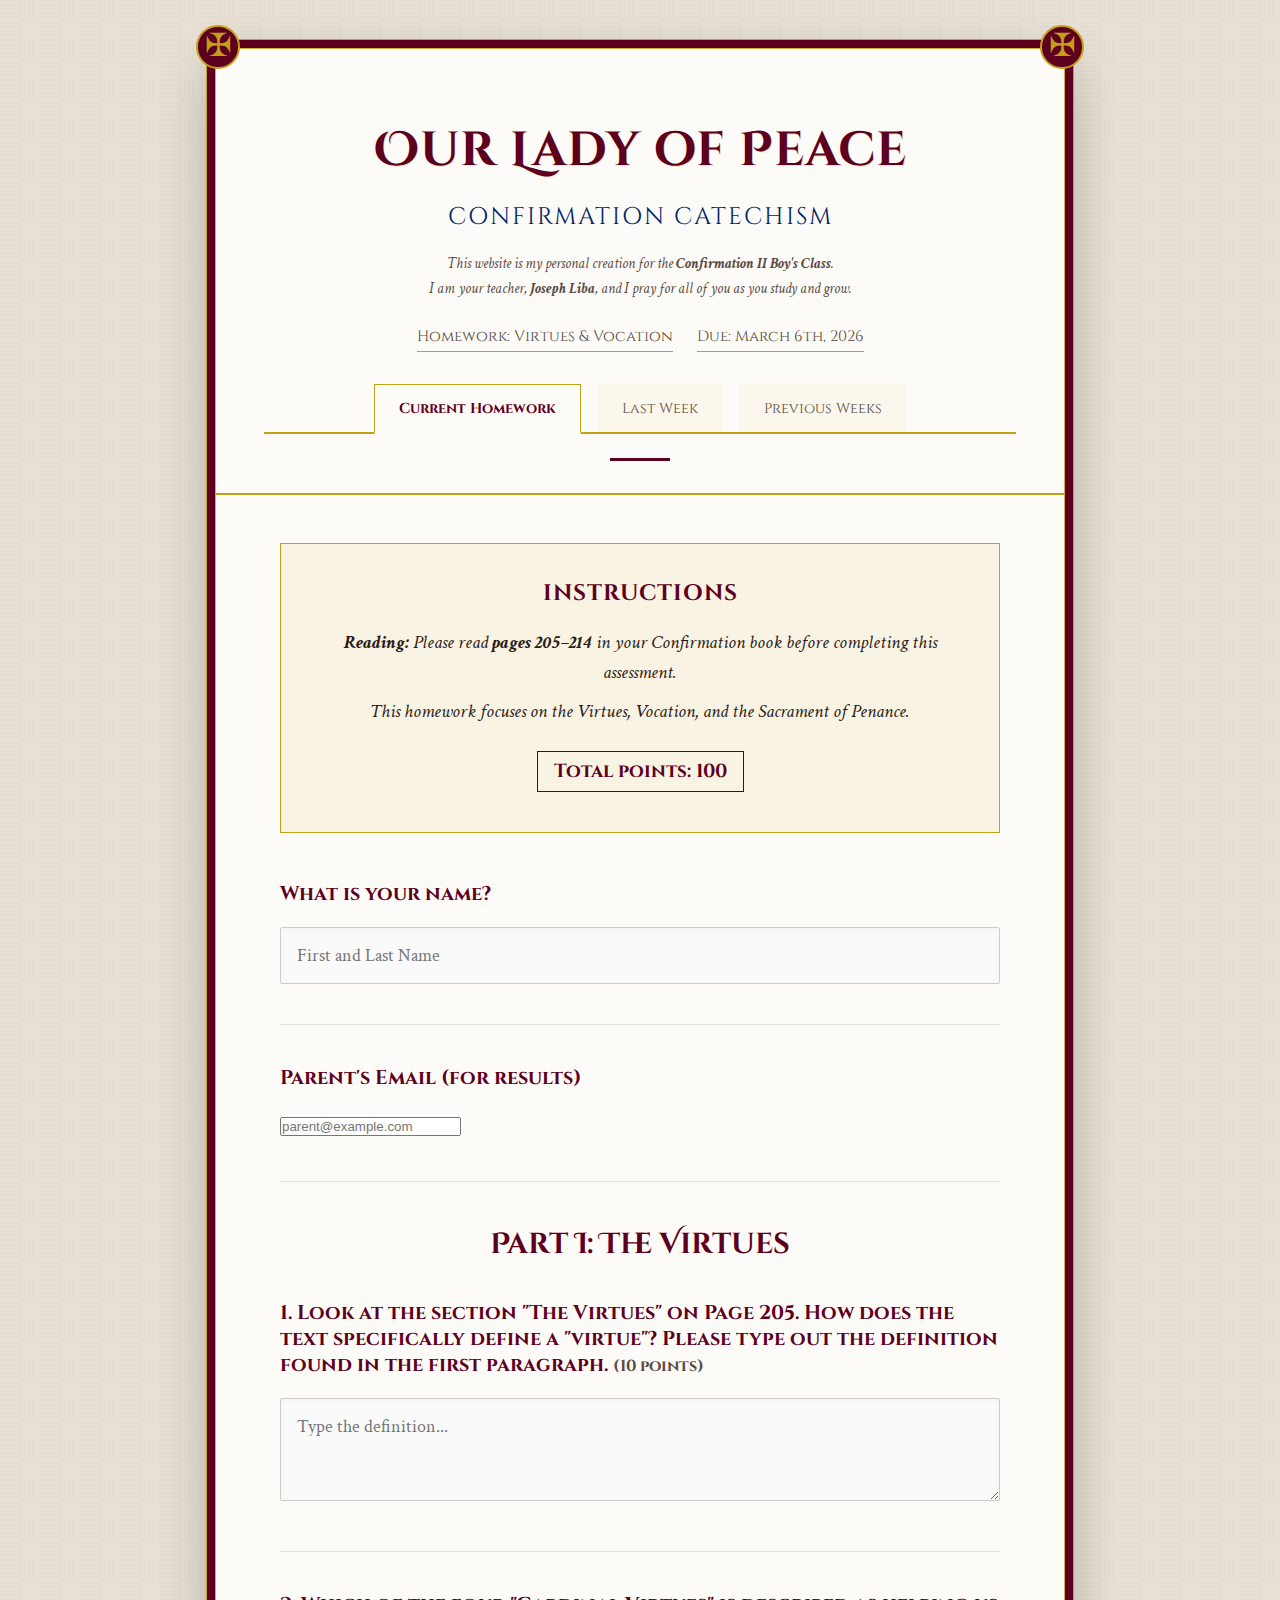
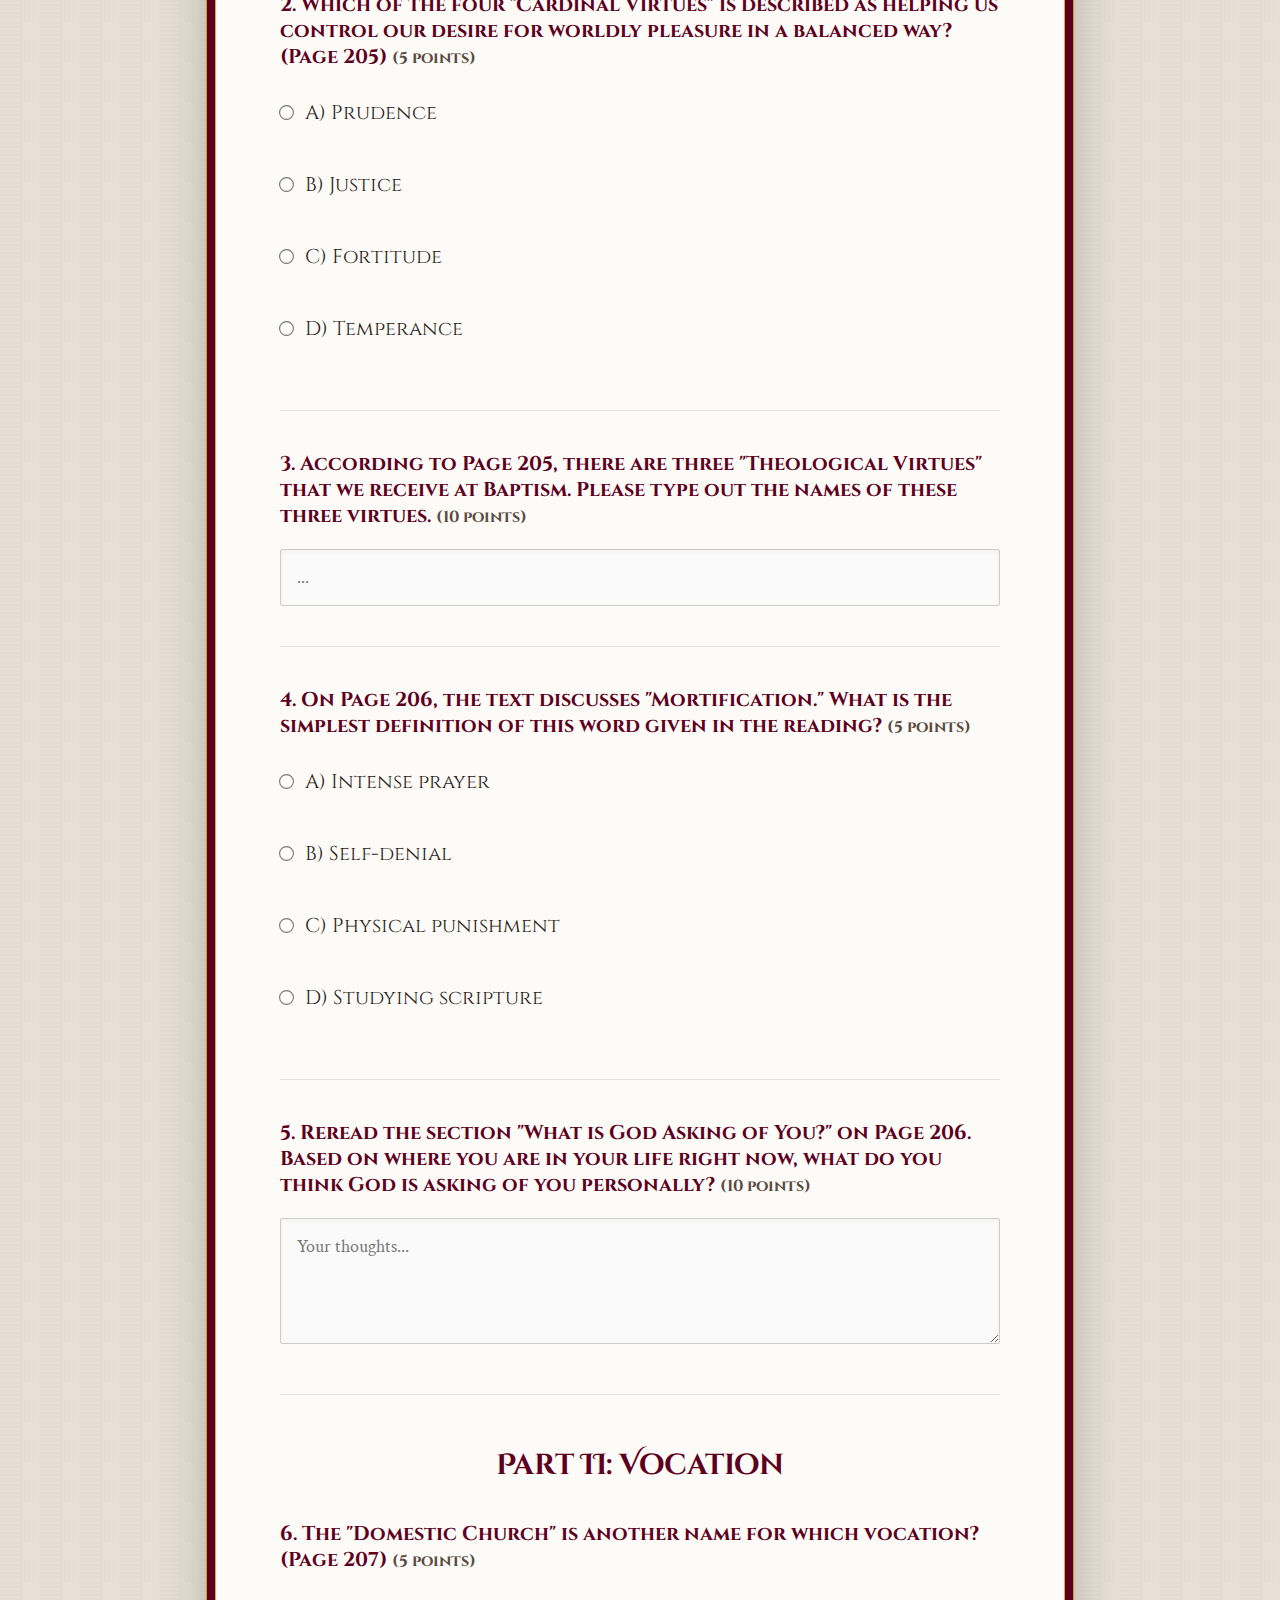
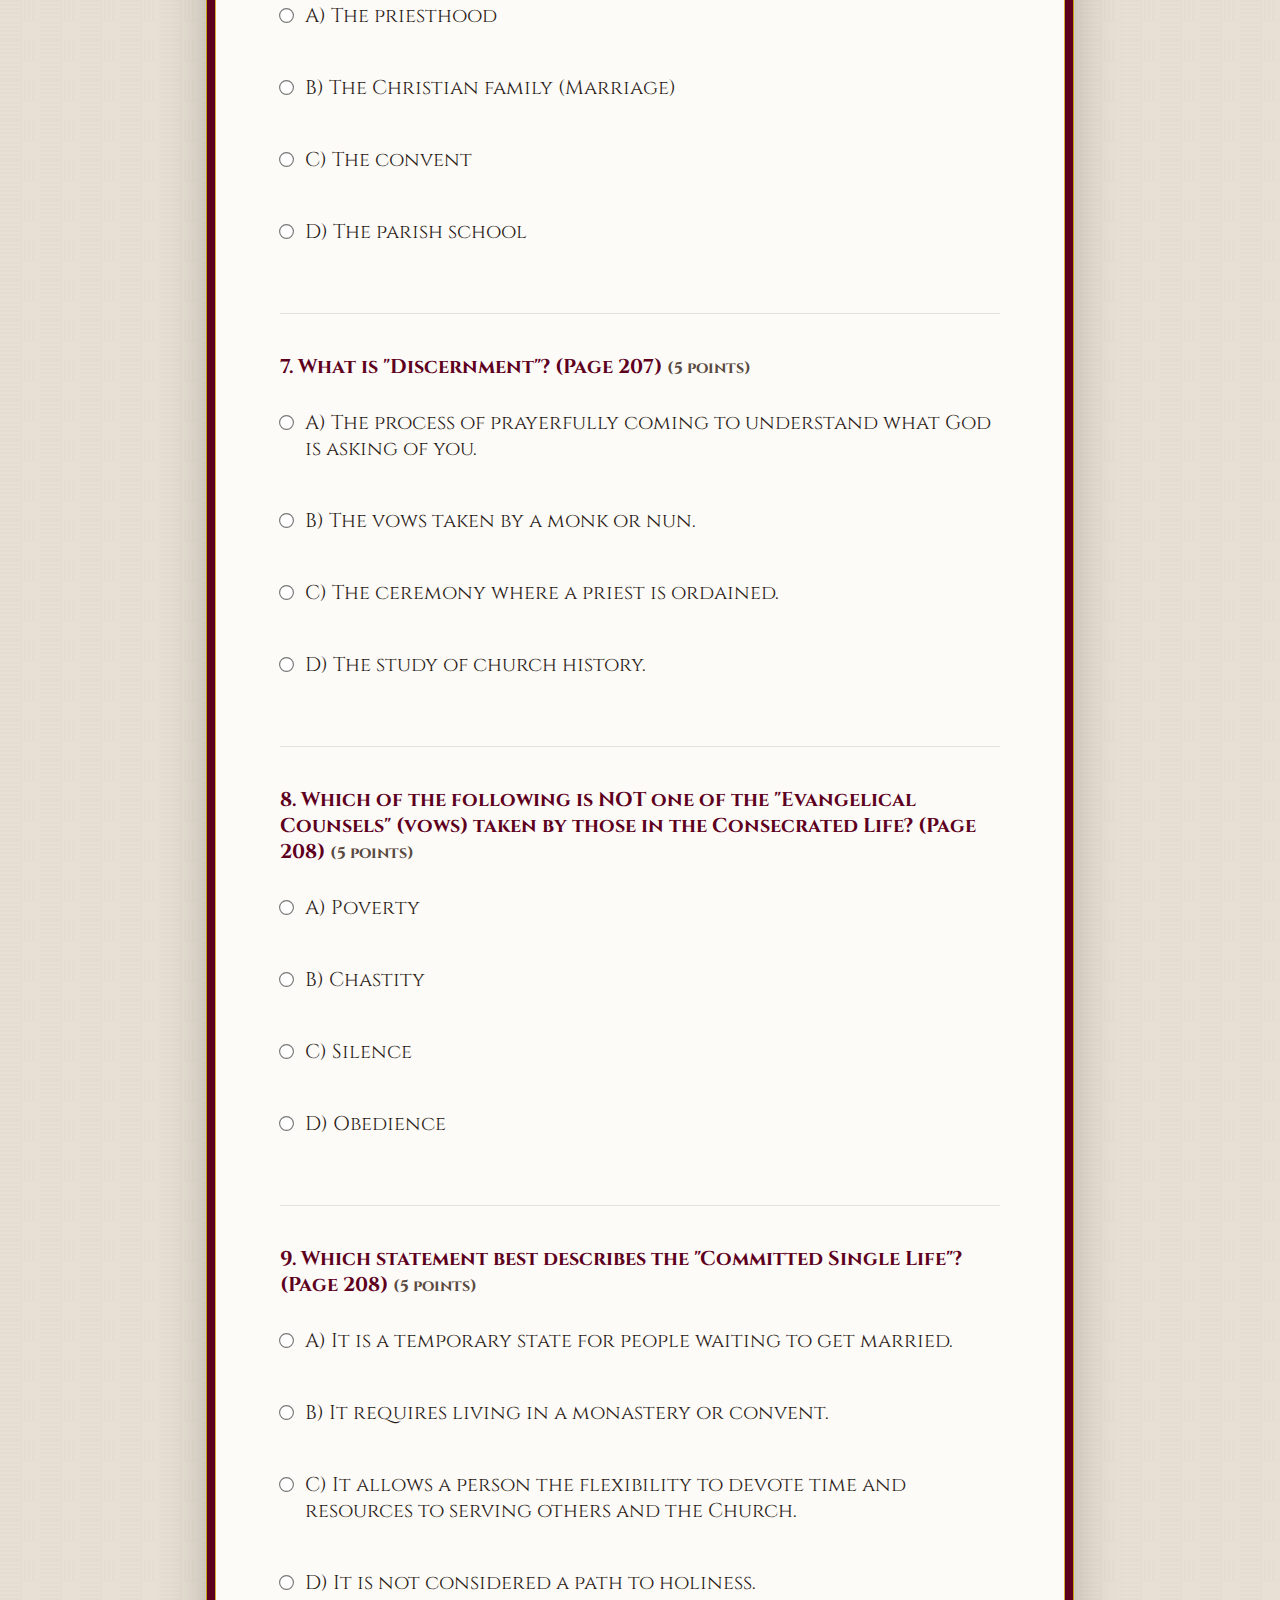
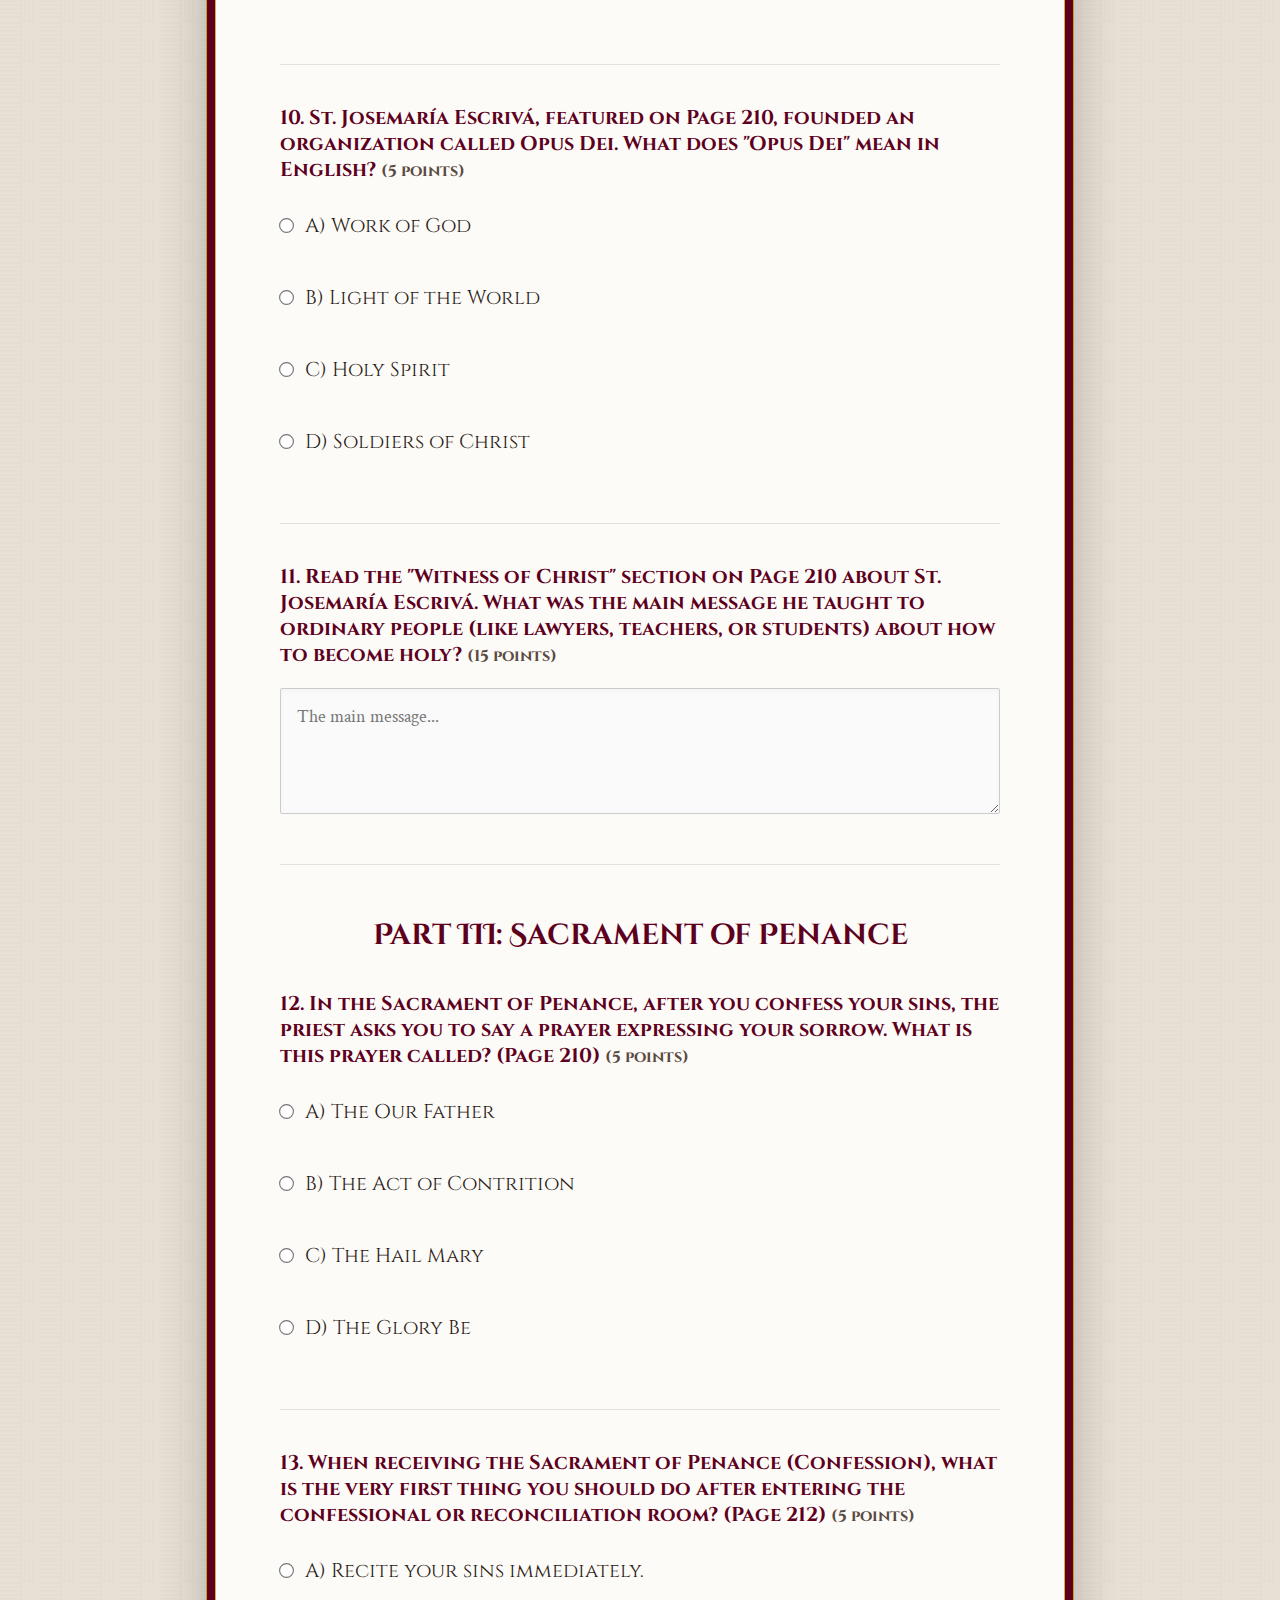
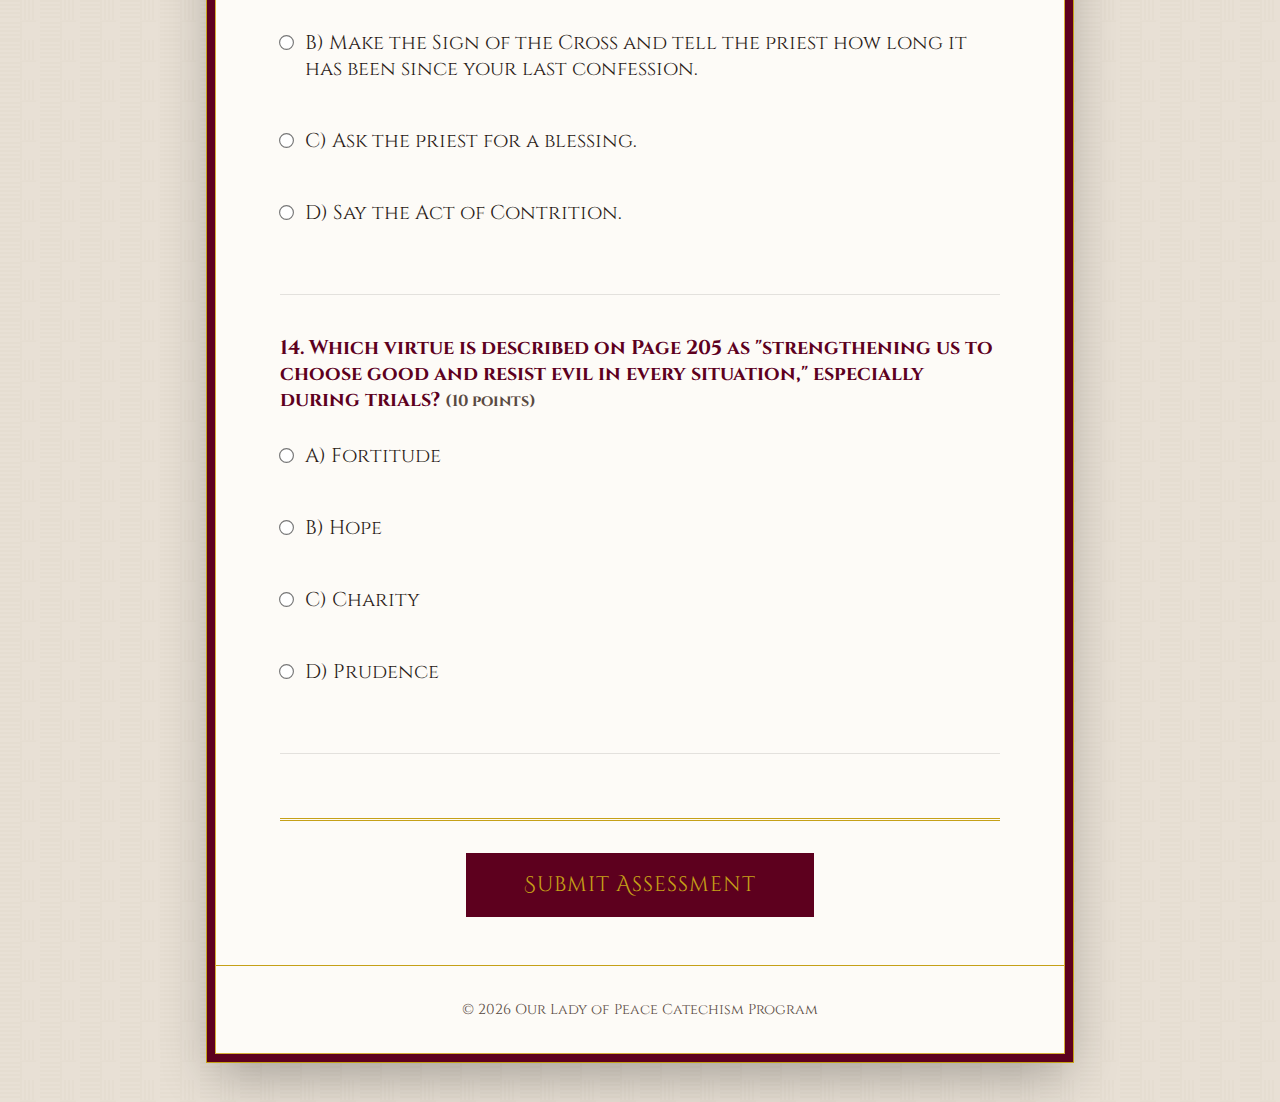
<file: index.html>
<!DOCTYPE html>
<html lang="en">
<head>
    <meta charset="UTF-8">
    <meta name="viewport" content="width=device-width, initial-scale=1.0">
    <title>Confirmation Homework - Our Lady of Peace</title>
    <link rel="preconnect" href="https://fonts.googleapis.com">
    <link rel="preconnect" href="https://fonts.gstatic.com" crossorigin>
    <link href="https://fonts.googleapis.com/css2?family=Cinzel:wght@400;700&family=Cinzel+Decorative:wght@400;700&family=Crimson+Text:ital,wght@0,400;0,600;0,700;1,400&display=swap" rel="stylesheet">
    <link rel="stylesheet" href="style.css">
</head>
<body>
    <div class="container">
        <header>
            <h1>Our Lady of Peace</h1>
            <h2>Confirmation Catechism</h2>
            <div style="margin-top: 1rem; font-style: italic; color: var(--text-light); font-size: 0.95rem;">
                <p>This website is my personal creation for the <strong>Confirmation II Boy's Class</strong>.</p>
                <p>I am your teacher, <strong>Joseph Liba</strong>, and I pray for all of you as you study and grow.</p>
            </div>
            <div class="meta-info">
                <span class="badge">Homework: Virtues & Vocation</span>
                <span class="due-date">Due: March 6th, 2026</span>
            </div>
            <nav class="nav">
                <a href="index.html" class="nav-link active">Current Homework</a>
                <a href="week-13-homework.html" class="nav-link">Last Week</a>
                <a href="week-12-homework.html" class="nav-link">Previous Weeks</a>
            </nav>
        </header>

        <main>
            <section class="instructions">
                <h3>Instructions</h3>
                <p><strong>Reading:</strong> Please read <strong>pages 205–214</strong> in your Confirmation book before completing this assessment.</p>
                <p>This homework focuses on the Virtues, Vocation, and the Sacrament of Penance.</p>
                <p class="points">Total points: 100</p>
            </section>

            <!-- Results Container (Hidden by default) -->
            <div id="results-area" style="display: none;">
                <div class="success-message">
                    <div class="success-icon">✓</div>
                    <h2>Assessment Submitted!</h2>
                    <p>Your responses have been graded.</p>
                    <div class="score-card" style="margin: 2rem 0; padding: 2rem; background: rgba(212, 175, 55, 0.1); border: 1px solid var(--accent-gold);">
                        <h3 style="font-size: 2rem; color: var(--primary-color);">Score: <span id="final-score">--</span> / <span id="max-score">--</span></h3>
                    </div>
                </div>
                <div id="detailed-results"></div>
                <div class="form-actions">
                    <a href="index.html" class="submit-btn" style="text-decoration: none;">Start Over</a>
                </div>
            </div>

            <!-- Loading Indicator (Hidden by default) -->
            <div id="loading-indicator" style="display: none; text-align: center; padding: 4rem;">
                <h3 style="font-family: var(--font-heading); color: var(--primary-color);">Grading with AI...</h3>
                <p>Please wait while we analyze your reasoning.</p>
            </div>

            <!-- Hidden Netlify Form for Data Capture -->
            <form name="homework-grades" method="POST" data-netlify="true" netlify-honeypot="bot-field" hidden>
                <input type="hidden" name="form-name" value="homework-grades" />
                <input type="text" name="student_name" />
                <input type="email" name="parent_email" />
                <input type="text" name="due_date" value="March 6th, 2026" />
                <input type="number" name="percent_score" />
                <textarea name="ai_feedback"></textarea>
                <textarea name="email_html_body"></textarea>
            </form>

            <form id="homework-form">
                <!-- Name -->
                <div class="form-group">
                    <label for="name">What is your name?</label>
                    <input type="text" id="name" name="name" required placeholder="First and Last Name">
                </div>

                <!-- Parent Email -->
                <div class="form-group">
                    <label for="email">Parent's Email (for results)</label>
                    <input type="email" id="email" name="email" required placeholder="parent@example.com">
                </div>

                <!-- ========================================== -->
                <!-- SECTION I: THE VIRTUES -->
                <!-- ========================================== -->
                <h2 style="font-family: var(--font-heading); color: var(--primary-color); text-align: center; margin-bottom: 2rem;">Part I: The Virtues</h2>

                <!-- Q1 -->
                <div class="form-group">
                    <label>1. Look at the section "The Virtues" on Page 205. How does the text specifically define a "virtue"? Please type out the definition found in the first paragraph. <span style="font-size: 0.8em; color: var(--text-light);">(10 points)</span></label>
                    <textarea name="q1_virtue_def" rows="3" placeholder="Type the definition..."></textarea>
                </div>

                <!-- Q2 -->
                <div class="form-group">
                    <label>2. Which of the four "Cardinal Virtues" is described as helping us control our desire for worldly pleasure in a balanced way? (Page 205) <span style="font-size: 0.8em; color: var(--text-light);">(5 points)</span></label>
                    <div class="radio-group">
                        <label class="option"><input type="radio" name="q2_cardinal" value="A"> <span>A) Prudence</span></label>
                        <label class="option"><input type="radio" name="q2_cardinal" value="B"> <span>B) Justice</span></label>
                        <label class="option"><input type="radio" name="q2_cardinal" value="C"> <span>C) Fortitude</span></label>
                        <label class="option"><input type="radio" name="q2_cardinal" value="D"> <span>D) Temperance</span></label>
                    </div>
                </div>

                <!-- Q3 -->
                <div class="form-group">
                    <label>3. According to Page 205, there are three "Theological Virtues" that we receive at Baptism. Please type out the names of these three virtues. <span style="font-size: 0.8em; color: var(--text-light);">(10 points)</span></label>
                    <input type="text" name="q3_theological" placeholder="...">
                </div>

                <!-- Q4 -->
                <div class="form-group">
                    <label>4. On Page 206, the text discusses "Mortification." What is the simplest definition of this word given in the reading? <span style="font-size: 0.8em; color: var(--text-light);">(5 points)</span></label>
                    <div class="radio-group">
                        <label class="option"><input type="radio" name="q4_mortification" value="A"> <span>A) Intense prayer</span></label>
                        <label class="option"><input type="radio" name="q4_mortification" value="B"> <span>B) Self-denial</span></label>
                        <label class="option"><input type="radio" name="q4_mortification" value="C"> <span>C) Physical punishment</span></label>
                        <label class="option"><input type="radio" name="q4_mortification" value="D"> <span>D) Studying scripture</span></label>
                    </div>
                </div>

                <!-- Q5 -->
                <div class="form-group">
                    <label>5. Reread the section "What is God Asking of You?" on Page 206. Based on where you are in your life right now, what do you think God is asking of you personally? <span style="font-size: 0.8em; color: var(--text-light);">(10 points)</span></label>
                    <textarea name="q5_god_asking" rows="4" placeholder="Your thoughts..."></textarea>
                </div>

                <!-- ========================================== -->
                <!-- SECTION II: VOCATION -->
                <!-- ========================================== -->
                <h2 style="font-family: var(--font-heading); color: var(--primary-color); text-align: center; margin: 3rem 0 2rem;">Part II: Vocation</h2>

                <!-- Q6 -->
                <div class="form-group">
                    <label>6. The "Domestic Church" is another name for which vocation? (Page 207) <span style="font-size: 0.8em; color: var(--text-light);">(5 points)</span></label>
                    <div class="radio-group">
                        <label class="option"><input type="radio" name="q6_domestic" value="A"> <span>A) The priesthood</span></label>
                        <label class="option"><input type="radio" name="q6_domestic" value="B"> <span>B) The Christian family (Marriage)</span></label>
                        <label class="option"><input type="radio" name="q6_domestic" value="C"> <span>C) The convent</span></label>
                        <label class="option"><input type="radio" name="q6_domestic" value="D"> <span>D) The parish school</span></label>
                    </div>
                </div>

                <!-- Q7 -->
                <div class="form-group">
                    <label>7. What is "Discernment"? (Page 207) <span style="font-size: 0.8em; color: var(--text-light);">(5 points)</span></label>
                    <div class="radio-group">
                        <label class="option"><input type="radio" name="q7_discernment" value="A"> <span>A) The process of prayerfully coming to understand what God is asking of you.</span></label>
                        <label class="option"><input type="radio" name="q7_discernment" value="B"> <span>B) The vows taken by a monk or nun.</span></label>
                        <label class="option"><input type="radio" name="q7_discernment" value="C"> <span>C) The ceremony where a priest is ordained.</span></label>
                        <label class="option"><input type="radio" name="q7_discernment" value="D"> <span>D) The study of church history.</span></label>
                    </div>
                </div>

                <!-- Q8 -->
                <div class="form-group">
                    <label>8. Which of the following is NOT one of the "Evangelical Counsels" (vows) taken by those in the Consecrated Life? (Page 208) <span style="font-size: 0.8em; color: var(--text-light);">(5 points)</span></label>
                    <div class="radio-group">
                        <label class="option"><input type="radio" name="q8_counsels" value="A"> <span>A) Poverty</span></label>
                        <label class="option"><input type="radio" name="q8_counsels" value="B"> <span>B) Chastity</span></label>
                        <label class="option"><input type="radio" name="q8_counsels" value="C"> <span>C) Silence</span></label>
                        <label class="option"><input type="radio" name="q8_counsels" value="D"> <span>D) Obedience</span></label>
                    </div>
                </div>

                <!-- Q9 -->
                <div class="form-group">
                    <label>9. Which statement best describes the "Committed Single Life"? (Page 208) <span style="font-size: 0.8em; color: var(--text-light);">(5 points)</span></label>
                    <div class="radio-group">
                        <label class="option"><input type="radio" name="q9_single" value="A"> <span>A) It is a temporary state for people waiting to get married.</span></label>
                        <label class="option"><input type="radio" name="q9_single" value="B"> <span>B) It requires living in a monastery or convent.</span></label>
                        <label class="option"><input type="radio" name="q9_single" value="C"> <span>C) It allows a person the flexibility to devote time and resources to serving others and the Church.</span></label>
                        <label class="option"><input type="radio" name="q9_single" value="D"> <span>D) It is not considered a path to holiness.</span></label>
                    </div>
                </div>

                <!-- Q10 -->
                <div class="form-group">
                    <label>10. St. Josemaría Escrivá, featured on Page 210, founded an organization called Opus Dei. What does "Opus Dei" mean in English? <span style="font-size: 0.8em; color: var(--text-light);">(5 points)</span></label>
                    <div class="radio-group">
                        <label class="option"><input type="radio" name="q10_opus" value="A"> <span>A) Work of God</span></label>
                        <label class="option"><input type="radio" name="q10_opus" value="B"> <span>B) Light of the World</span></label>
                        <label class="option"><input type="radio" name="q10_opus" value="C"> <span>C) Holy Spirit</span></label>
                        <label class="option"><input type="radio" name="q10_opus" value="D"> <span>D) Soldiers of Christ</span></label>
                    </div>
                </div>

                <!-- Q11 -->
                <div class="form-group">
                    <label>11. Read the "Witness of Christ" section on Page 210 about St. Josemaría Escrivá. What was the main message he taught to ordinary people (like lawyers, teachers, or students) about how to become holy? <span style="font-size: 0.8em; color: var(--text-light);">(15 points)</span></label>
                    <textarea name="q11_escriva" rows="4" placeholder="The main message..."></textarea>
                </div>

                <!-- ========================================== -->
                <!-- SECTION III: SACRAMENT OF PENANCE -->
                <!-- ========================================== -->
                <h2 style="font-family: var(--font-heading); color: var(--primary-color); text-align: center; margin: 3rem 0 2rem;">Part III: Sacrament of Penance</h2>

                <!-- Q12 -->
                <div class="form-group">
                    <label>12. In the Sacrament of Penance, after you confess your sins, the priest asks you to say a prayer expressing your sorrow. What is this prayer called? (Page 210) <span style="font-size: 0.8em; color: var(--text-light);">(5 points)</span></label>
                    <div class="radio-group">
                        <label class="option"><input type="radio" name="q12_prayer" value="A"> <span>A) The Our Father</span></label>
                        <label class="option"><input type="radio" name="q12_prayer" value="B"> <span>B) The Act of Contrition</span></label>
                        <label class="option"><input type="radio" name="q12_prayer" value="C"> <span>C) The Hail Mary</span></label>
                        <label class="option"><input type="radio" name="q12_prayer" value="D"> <span>D) The Glory Be</span></label>
                    </div>
                </div>

                <!-- Q13 -->
                <div class="form-group">
                    <label>13. When receiving the Sacrament of Penance (Confession), what is the very first thing you should do after entering the confessional or reconciliation room? (Page 212) <span style="font-size: 0.8em; color: var(--text-light);">(5 points)</span></label>
                    <div class="radio-group">
                        <label class="option"><input type="radio" name="q13_confession" value="A"> <span>A) Recite your sins immediately.</span></label>
                        <label class="option"><input type="radio" name="q13_confession" value="B"> <span>B) Make the Sign of the Cross and tell the priest how long it has been since your last confession.</span></label>
                        <label class="option"><input type="radio" name="q13_confession" value="C"> <span>C) Ask the priest for a blessing.</span></label>
                        <label class="option"><input type="radio" name="q13_confession" value="D"> <span>D) Say the Act of Contrition.</span></label>
                    </div>
                </div>

                <!-- Q14 -->
                <div class="form-group">
                    <label>14. Which virtue is described on Page 205 as "strengthening us to choose good and resist evil in every situation," especially during trials? <span style="font-size: 0.8em; color: var(--text-light);">(10 points)</span></label>
                    <div class="radio-group">
                        <label class="option"><input type="radio" name="q14_fortitude" value="A"> <span>A) Fortitude</span></label>
                        <label class="option"><input type="radio" name="q14_fortitude" value="B"> <span>B) Hope</span></label>
                        <label class="option"><input type="radio" name="q14_fortitude" value="C"> <span>C) Charity</span></label>
                        <label class="option"><input type="radio" name="q14_fortitude" value="D"> <span>D) Prudence</span></label>
                    </div>
                </div>

                <div class="form-actions">
                    <button type="submit" class="submit-btn">Submit Assessment</button>
                </div>
            </form>
        </main>

        <footer>
            <p>&copy; 2026 Our Lady of Peace Catechism Program</p>
        </footer>
    </div>
    <script src="script.js"></script>
</body>
</html>
</file>
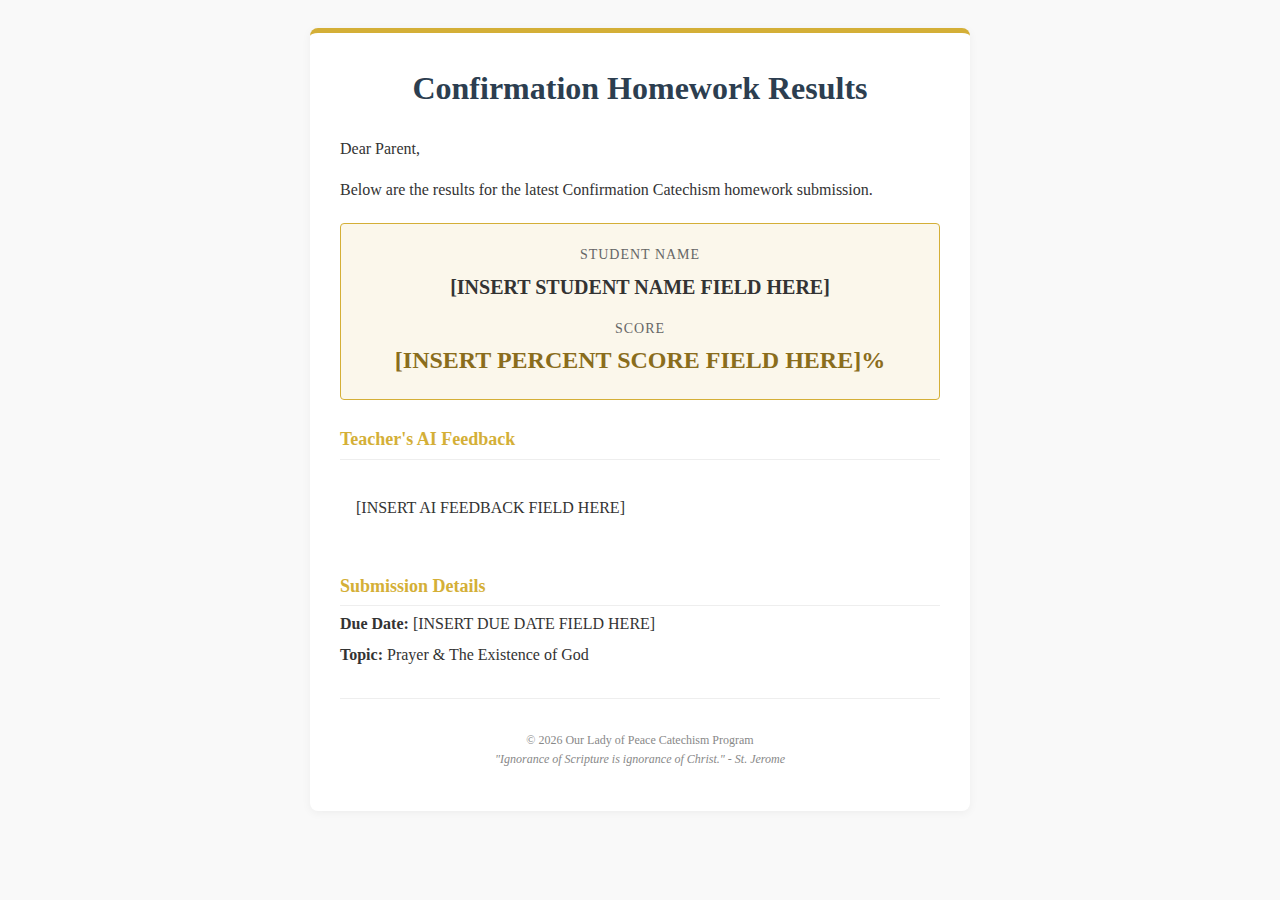
<file: email-template.html>
<!DOCTYPE html>
<html>
<head>
<style>
  body { font-family: 'Georgia', serif; color: #333; line-height: 1.6; background-color: #f9f9f9; padding: 20px; }
  .container { max-width: 600px; margin: 0 auto; background: #fff; padding: 30px; border-radius: 8px; box-shadow: 0 2px 10px rgba(0,0,0,0.05); border-top: 5px solid #D4AF37; }
  h1 { color: #2c3e50; font-family: 'Times New Roman', serif; margin-top: 0; text-align: center; }
  .score-box { background-color: rgba(212, 175, 55, 0.1); border: 1px solid #D4AF37; padding: 20px; text-align: center; margin: 20px 0; border-radius: 4px; }
  .score-text { font-size: 24px; font-weight: bold; color: #8a6d1c; margin: 0; }
  .section-title { color: #D4AF37; border-bottom: 1px solid #eee; padding-bottom: 5px; margin-top: 25px; font-weight: bold; font-size: 18px; }
  .content { margin-top: 10px; white-space: pre-wrap; }
  .footer { margin-top: 30px; text-align: center; font-size: 12px; color: #888; border-top: 1px solid #eee; padding-top: 20px; }
</style>
</head>
<body>

<div class="container">
  <h1>Confirmation Homework Results</h1>
  
  <p>Dear Parent,</p>
  <p>Below are the results for the latest Confirmation Catechism homework submission.</p>

  <div class="score-box">
    <p style="margin: 0; font-size: 14px; color: #666; text-transform: uppercase; letter-spacing: 1px;">Student Name</p>
    <p style="font-size: 20px; font-weight: bold; margin: 5px 0 15px 0;">[INSERT STUDENT NAME FIELD HERE]</p>
    
    <p style="margin: 0; font-size: 14px; color: #666; text-transform: uppercase; letter-spacing: 1px;">Score</p>
    <p class="score-text">[INSERT PERCENT SCORE FIELD HERE]%</p>
  </div>

  <div class="section-title">Teacher's AI Feedback</div>
  <div class="content">
    [INSERT AI FEEDBACK FIELD HERE]
  </div>

  <div class="section-title">Submission Details</div>
  <p style="margin: 5px 0;"><strong>Due Date:</strong> [INSERT DUE DATE FIELD HERE]</p>
  <p style="margin: 5px 0;"><strong>Topic:</strong> Prayer & The Existence of God</p>

  <div class="footer">
    <p>&copy; 2026 Our Lady of Peace Catechism Program<br>
    <em>"Ignorance of Scripture is ignorance of Christ." - St. Jerome</em></p>
  </div>
</div>

</body>
</html>
</file>
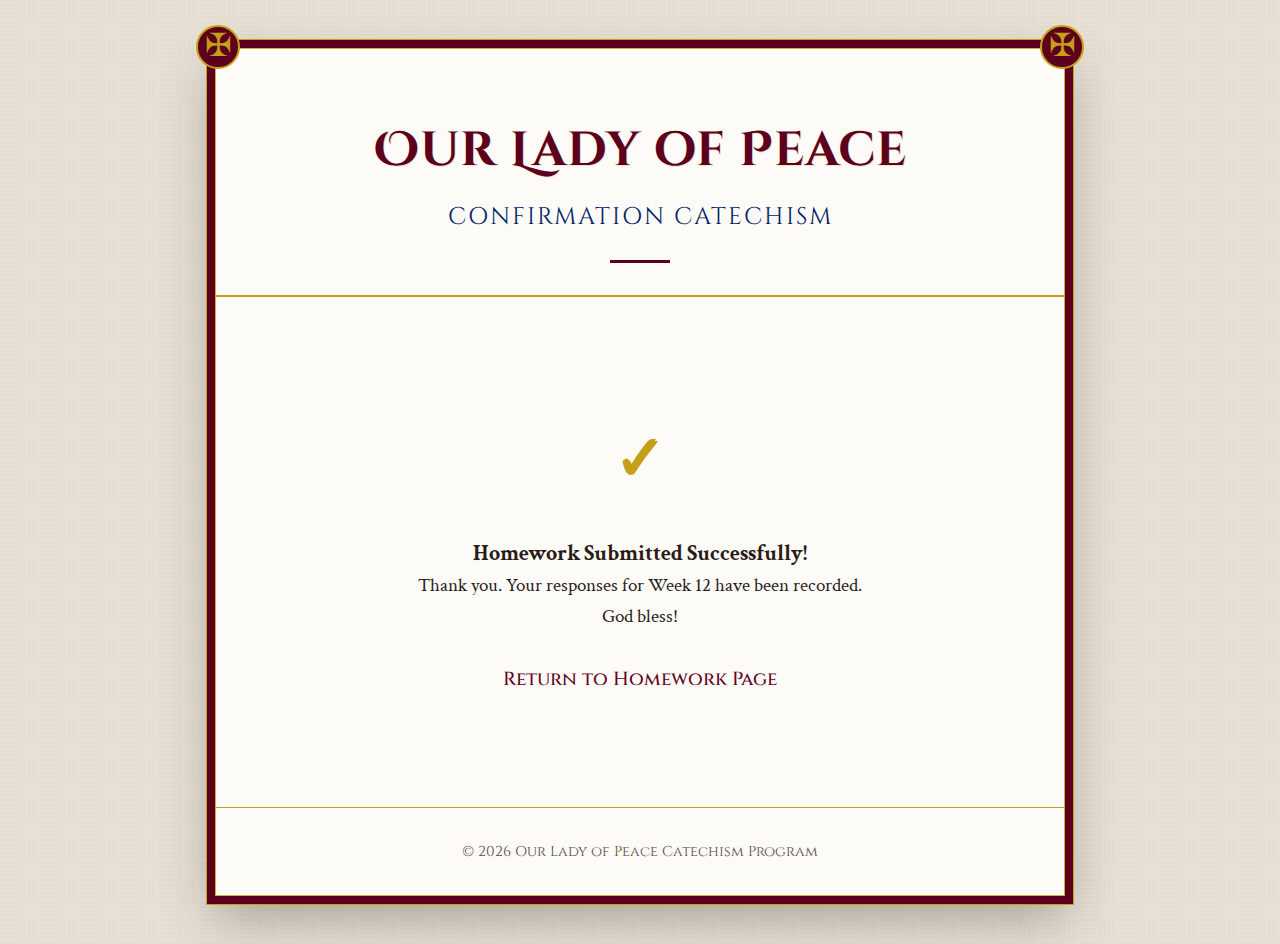
<file: success.html>
<!DOCTYPE html>
<html lang="en">
<head>
    <meta charset="UTF-8">
    <meta name="viewport" content="width=device-width, initial-scale=1.0">
    <title>Submission Received - Our Lady of Peace</title>
    <link rel="preconnect" href="https://fonts.googleapis.com">
    <link rel="preconnect" href="https://fonts.gstatic.com" crossorigin>
    <link href="https://fonts.googleapis.com/css2?family=Cinzel:wght@400;700&family=Cinzel+Decorative:wght@400;700&family=Crimson+Text:ital,wght@0,400;0,600;0,700;1,400&display=swap" rel="stylesheet">
    <link rel="stylesheet" href="style.css">
    <style>
        .success-message {
            text-align: center;
            padding: 4rem 2rem;
        }
        .success-icon {
            font-size: 4rem;
            color: var(--accent-gold);
            margin-bottom: 1.5rem;
        }
        .back-link {
            display: inline-block;
            margin-top: 2rem;
            color: var(--primary-color);
            text-decoration: none;
            font-weight: 500;
        }
        .back-link:hover {
            text-decoration: underline;
        }
    </style>
</head>
<body>
    <div class="container">
        <header>
            <h1>Our Lady of Peace</h1>
            <h2>Confirmation Catechism</h2>
        </header>

        <main>
            <div class="success-message">
                <div class="success-icon">✓</div>
                <h3>Homework Submitted Successfully!</h3>
                <p>Thank you. Your responses for Week 12 have been recorded.</p>
                <p>God bless!</p>
                <a href="index.html" class="back-link">Return to Homework Page</a>
            </div>
        </main>

        <footer>
            <p>&copy; 2026 Our Lady of Peace Catechism Program</p>
        </footer>
    </div>
</body>
</html>
</file>
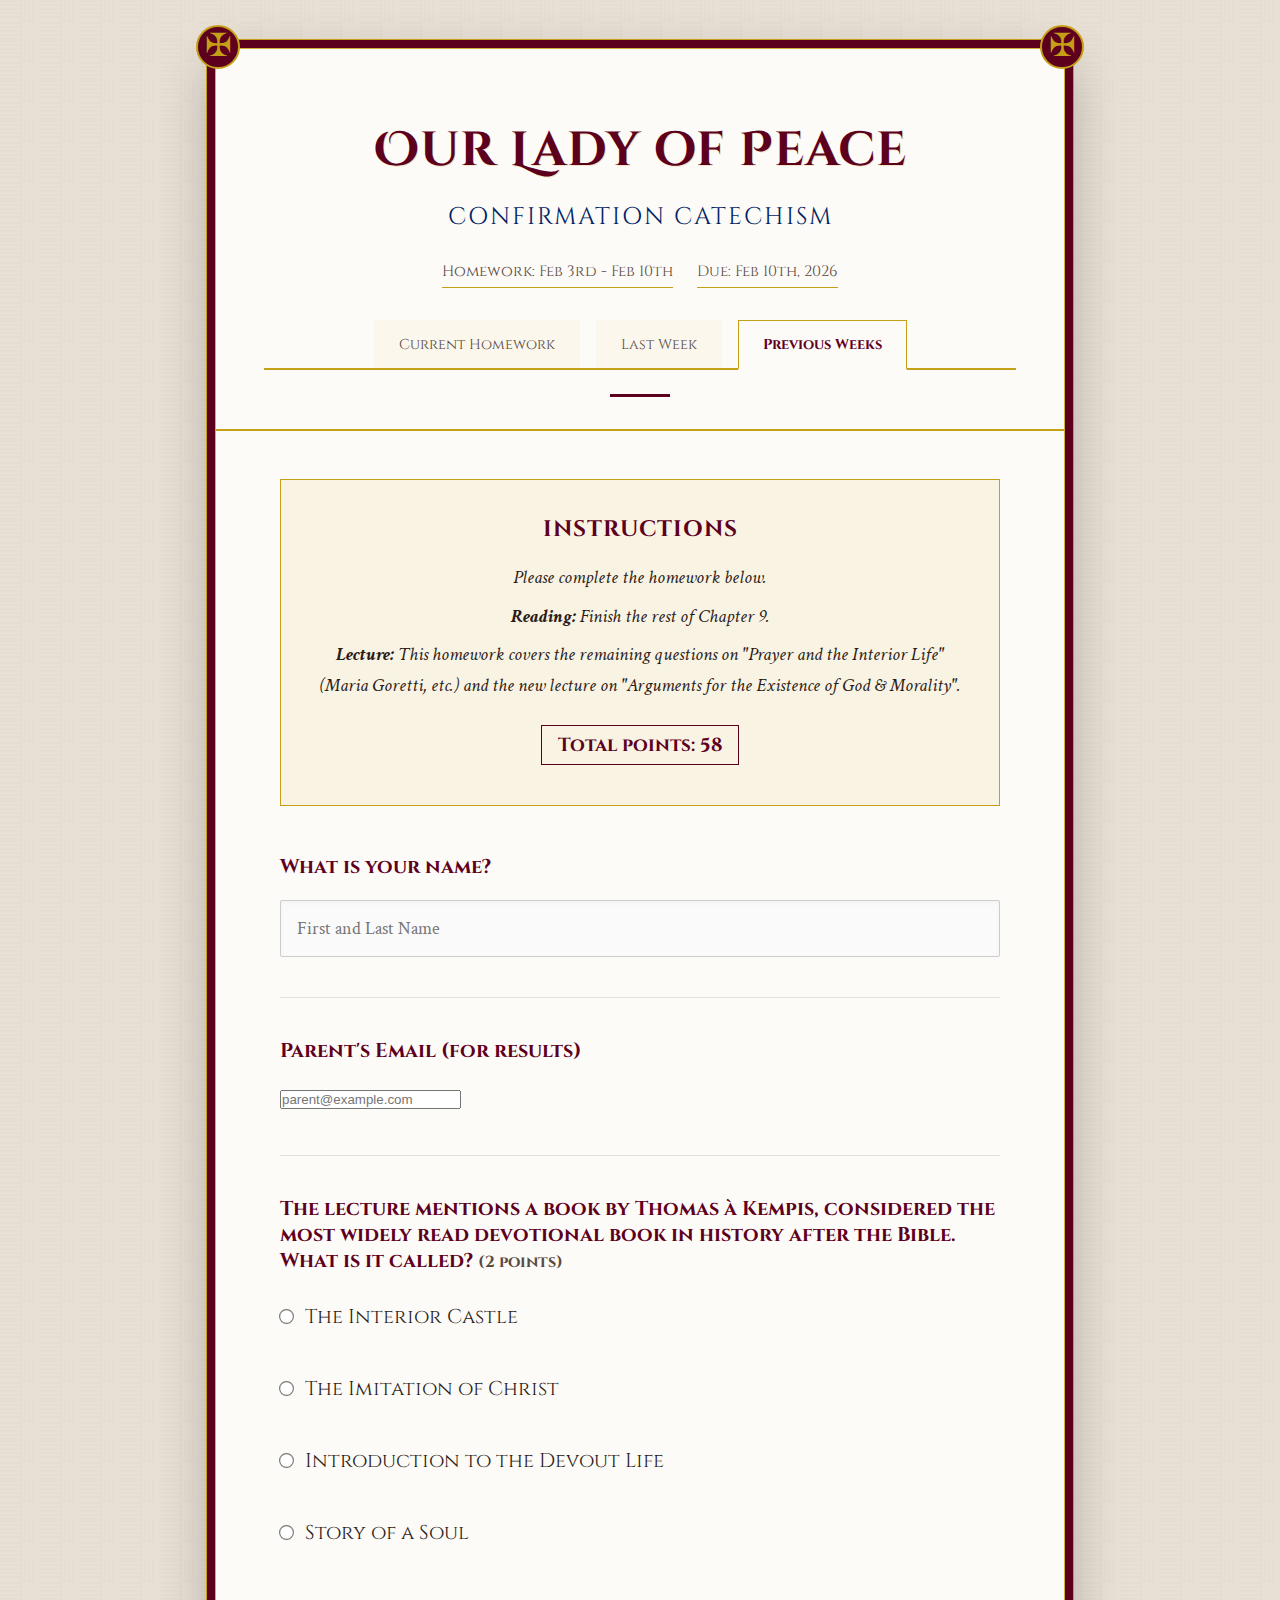
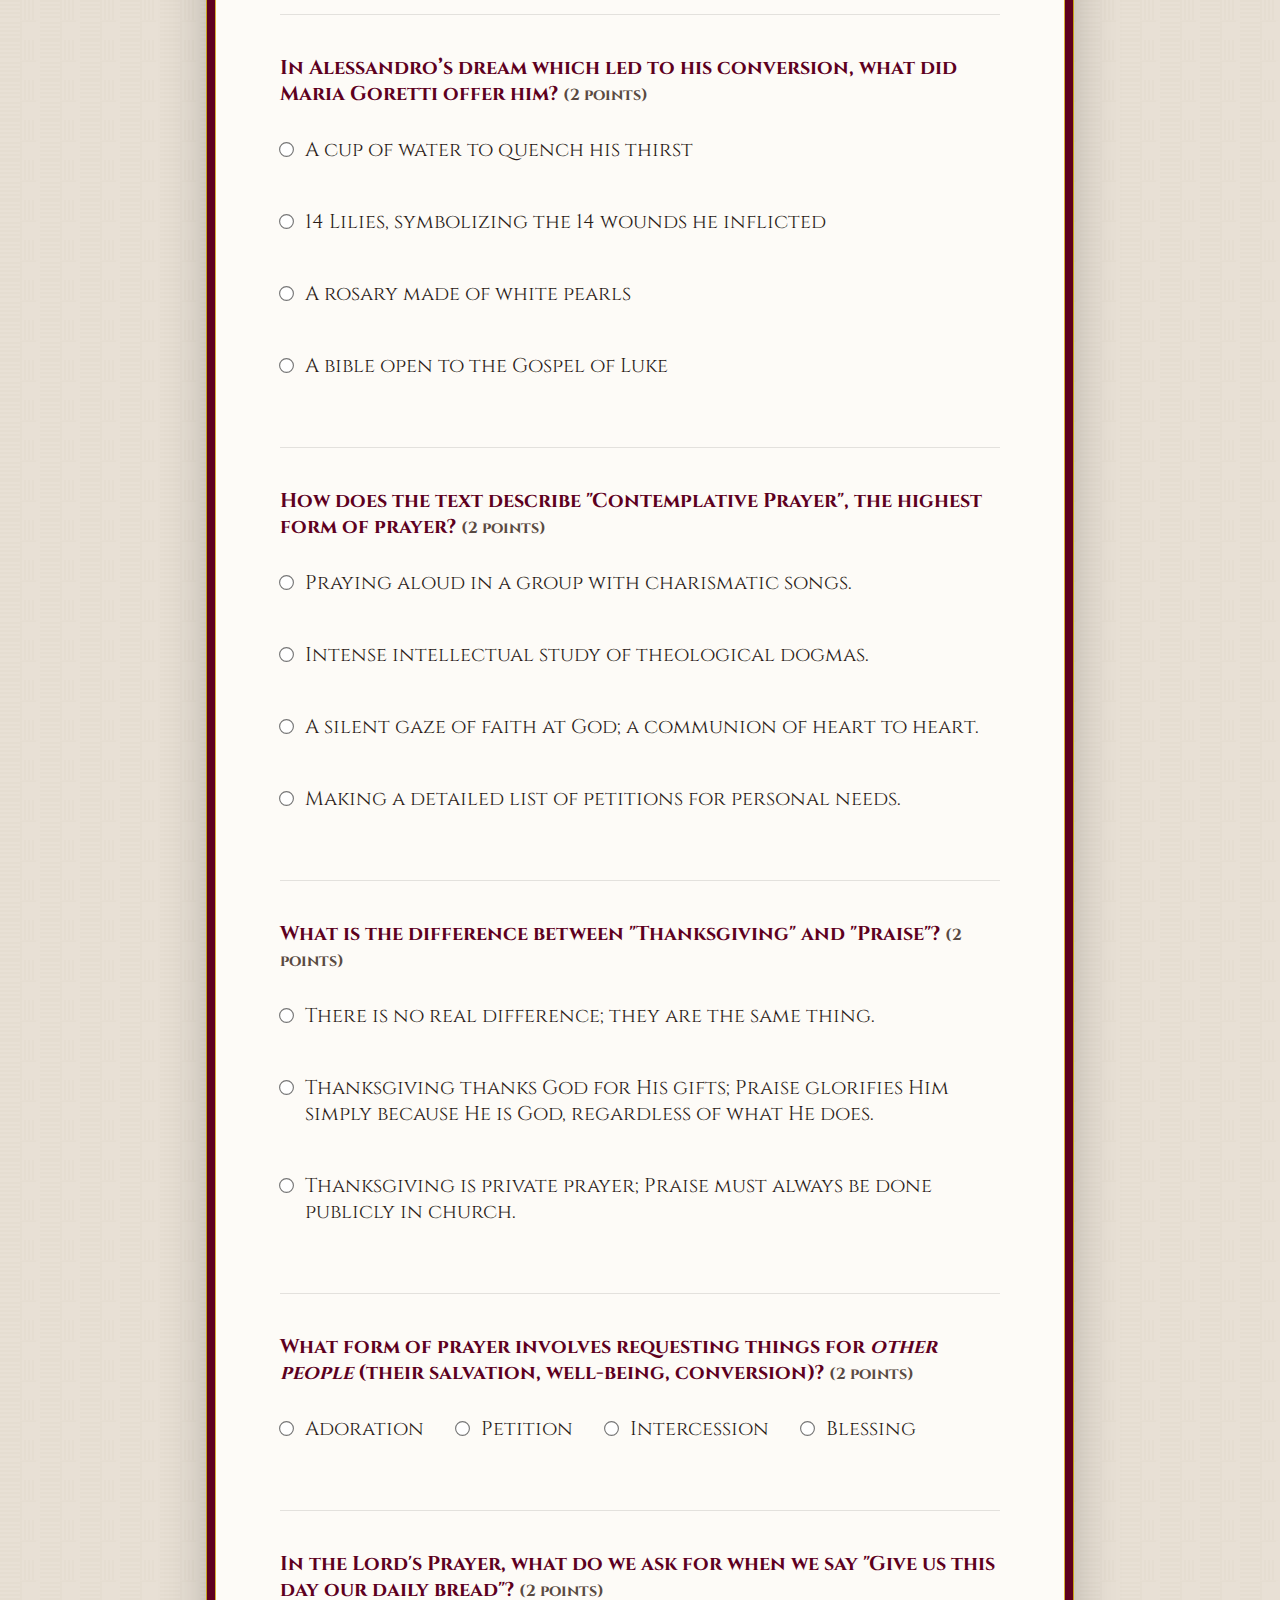
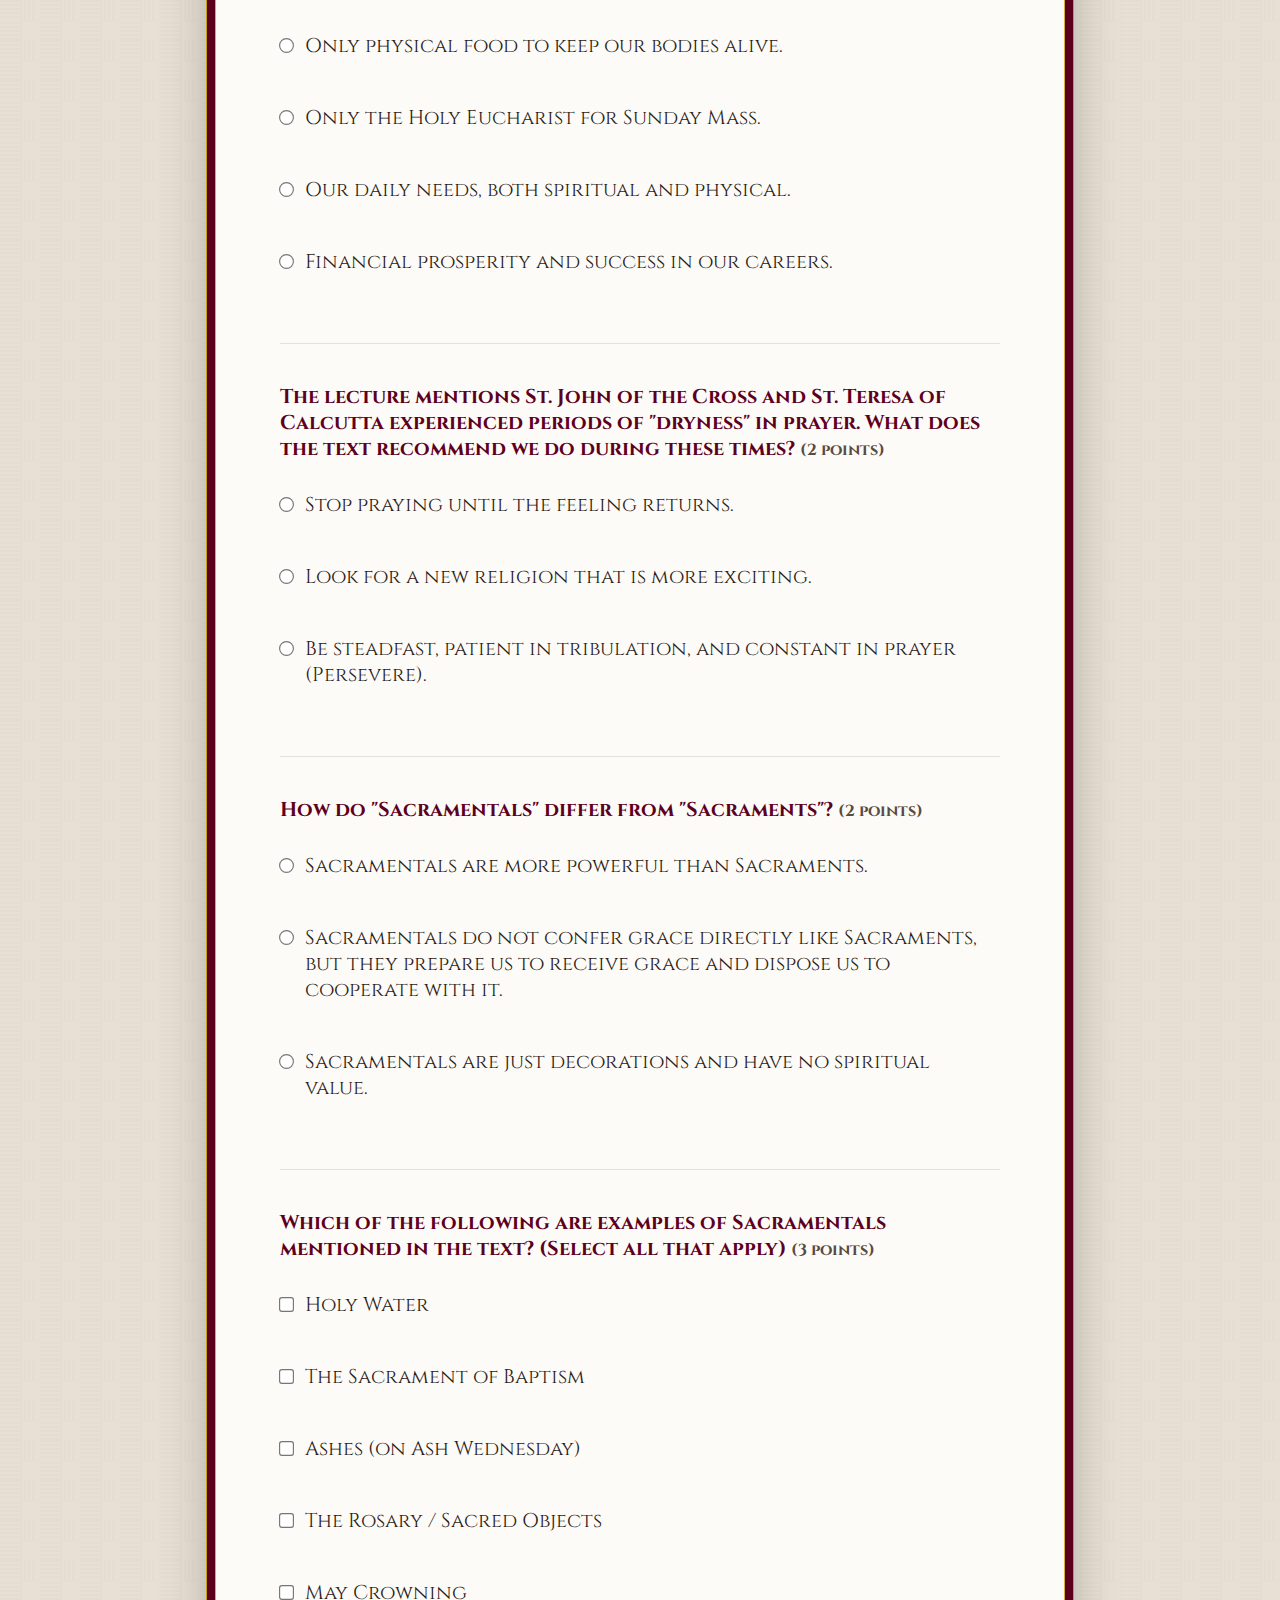
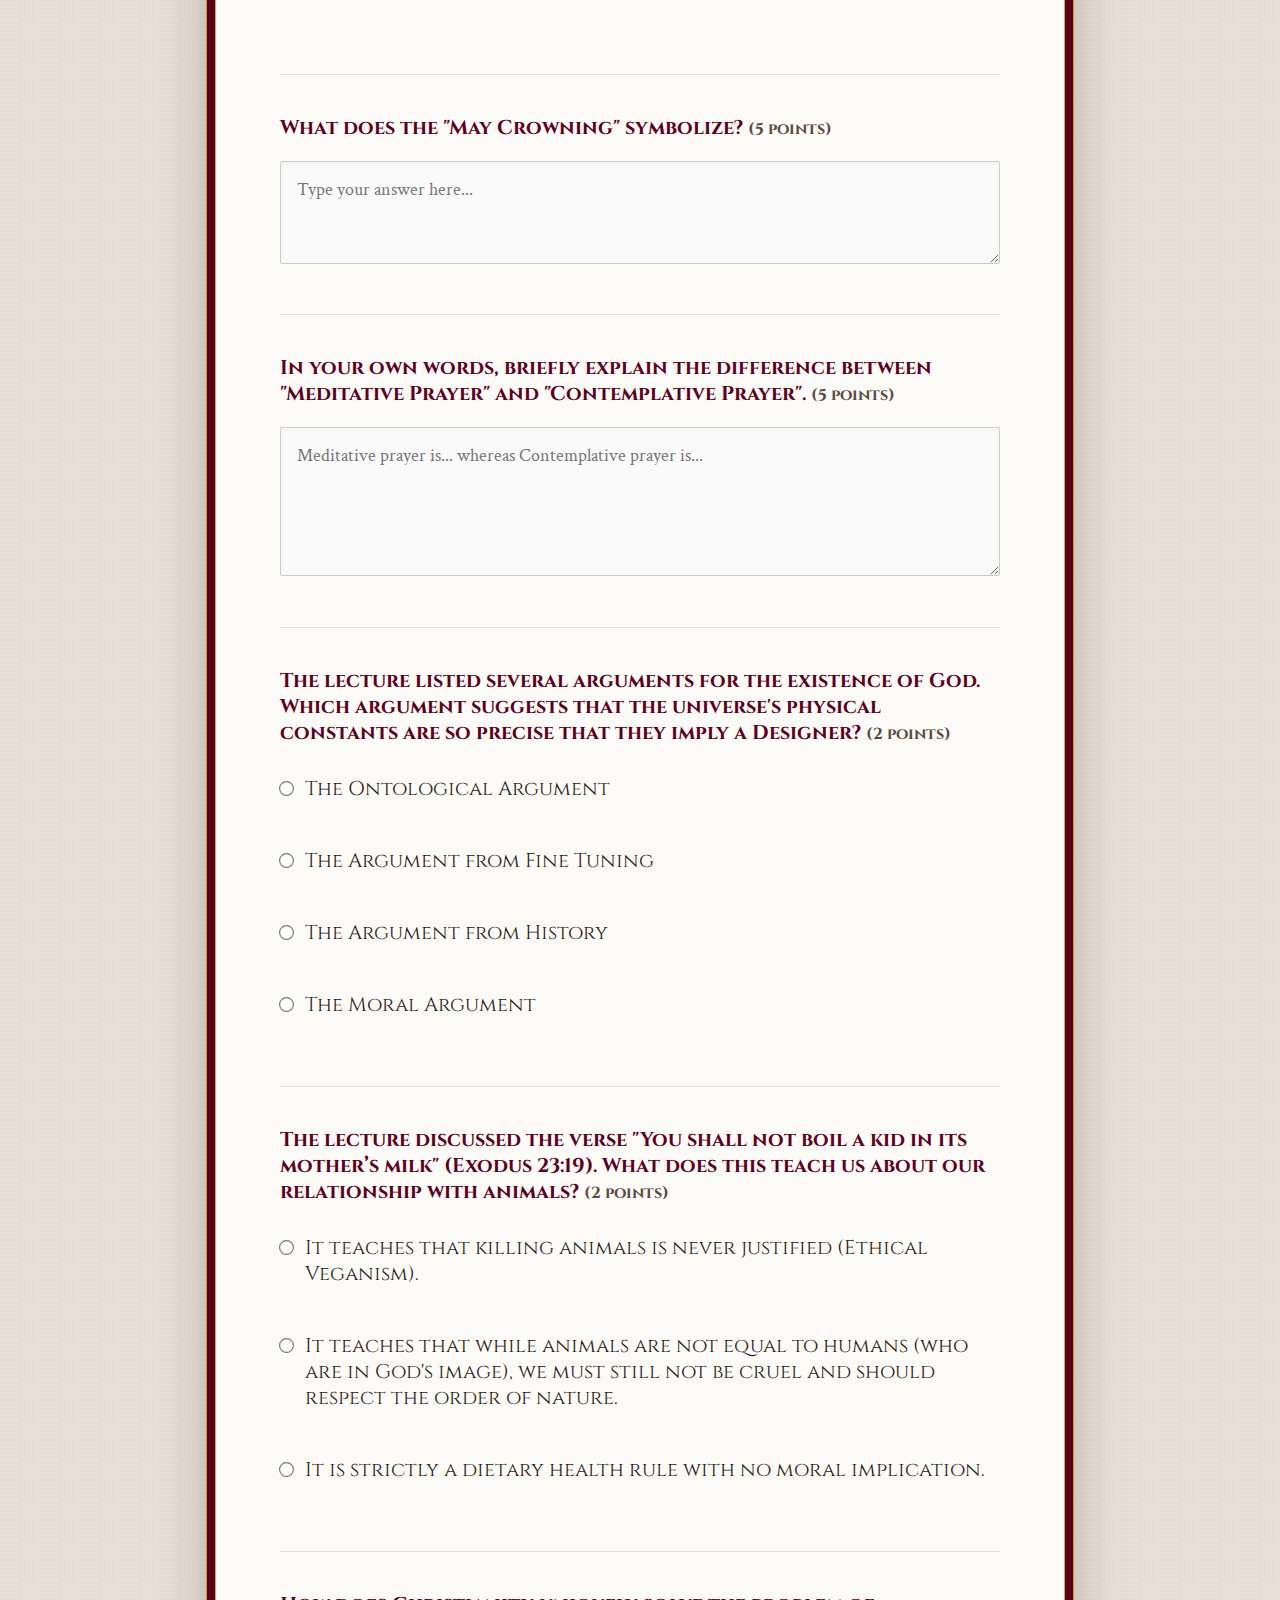
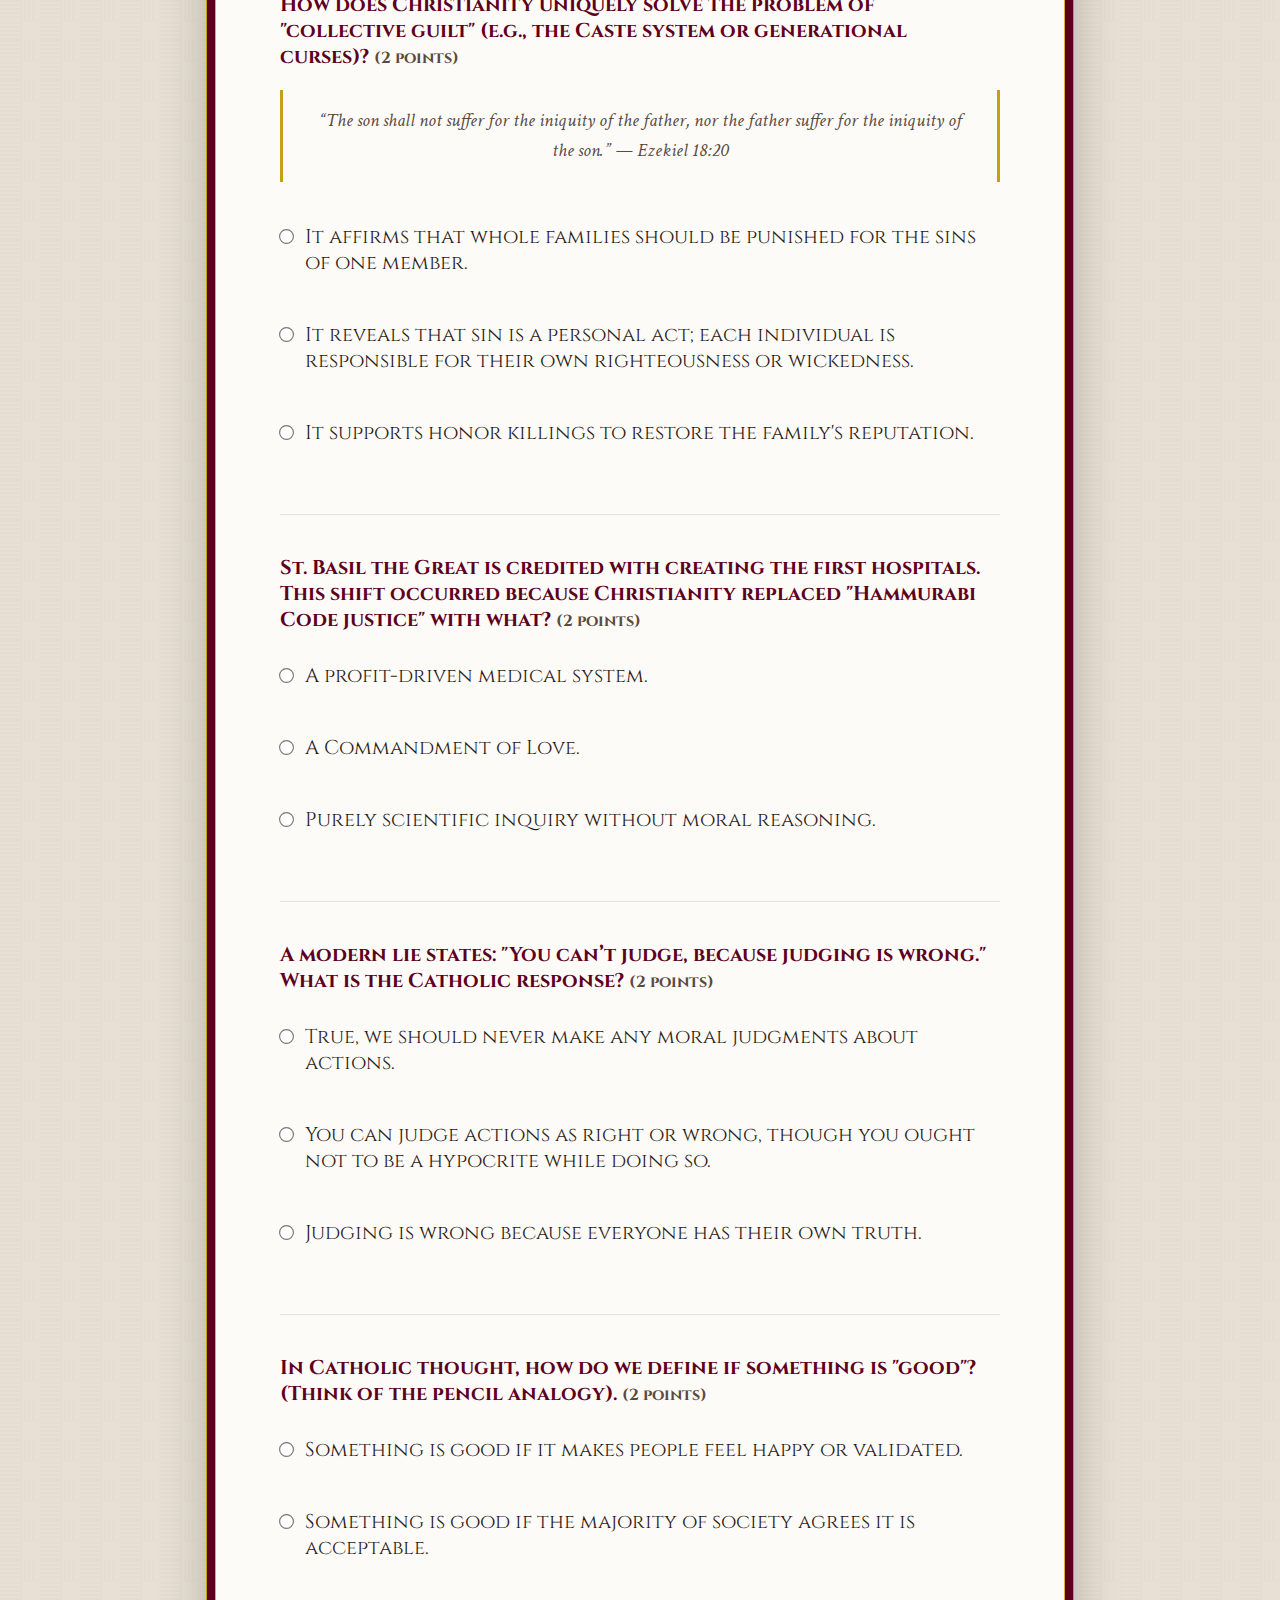
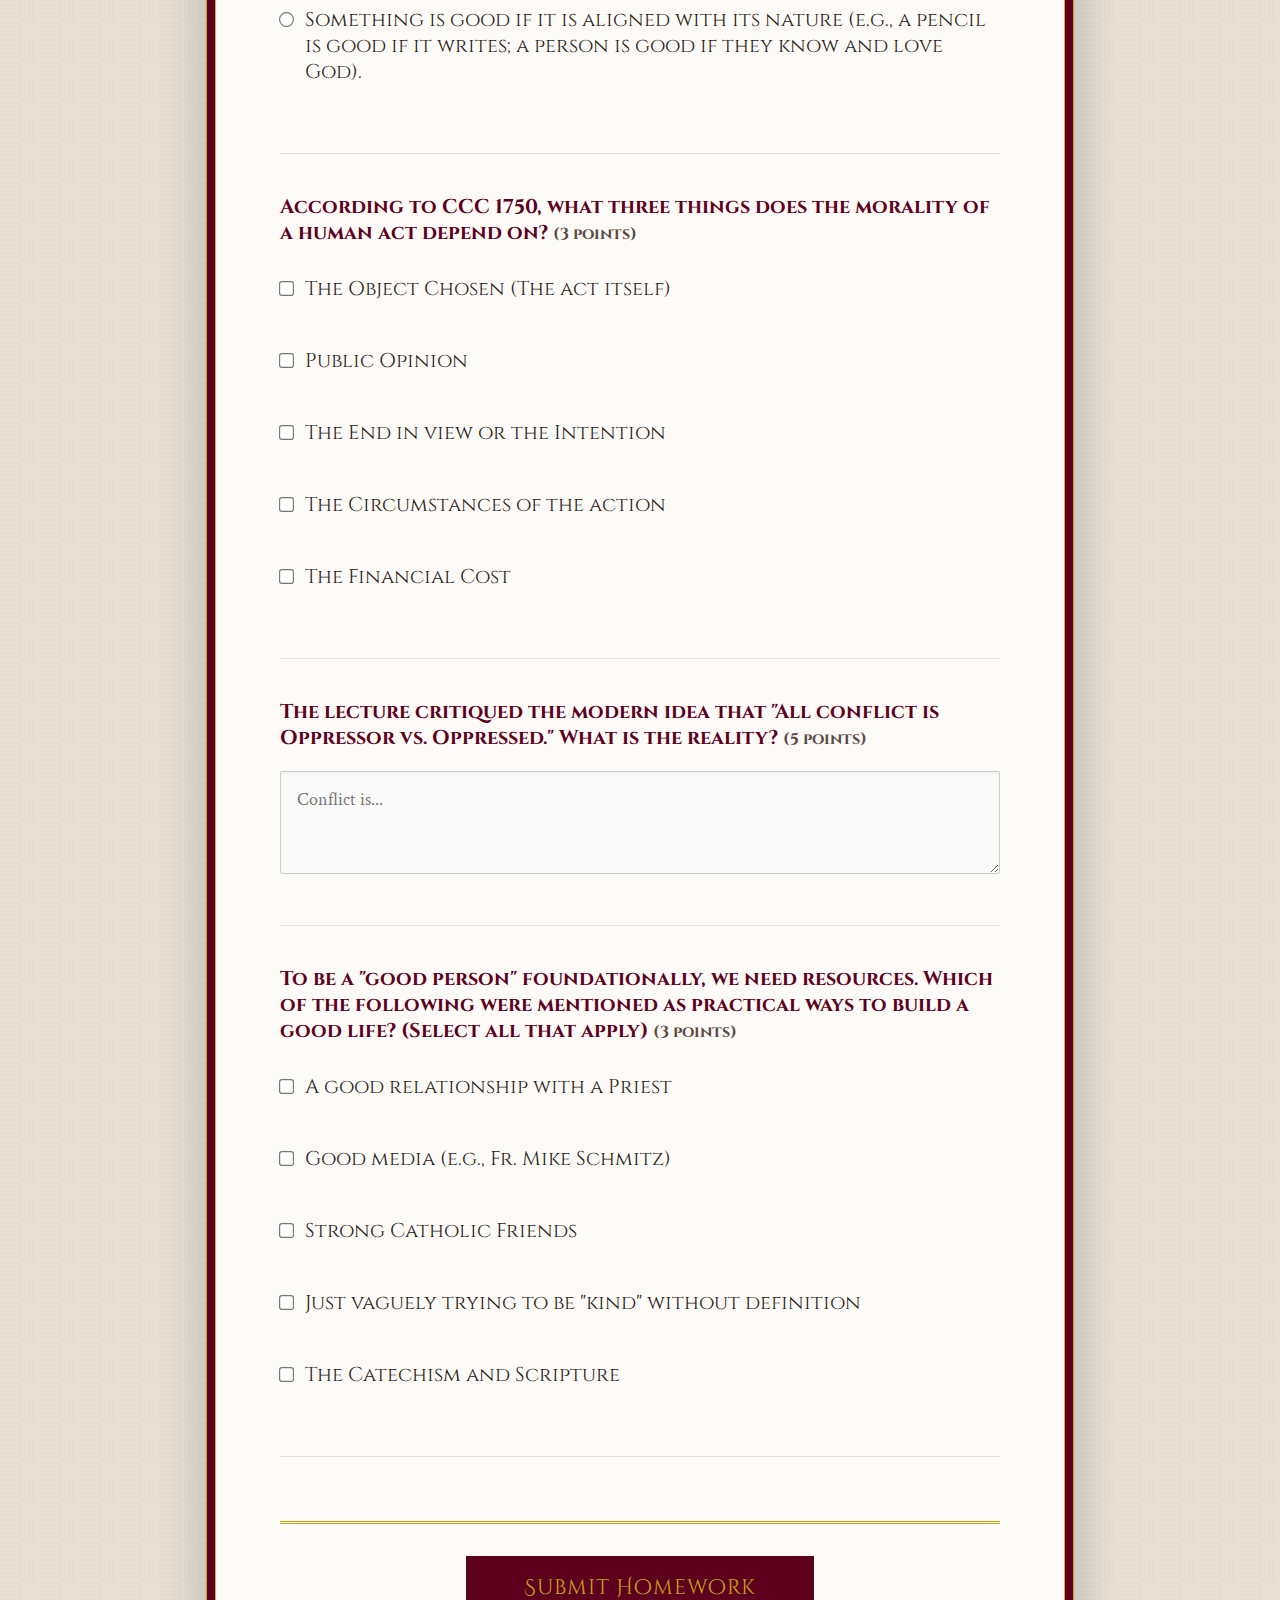
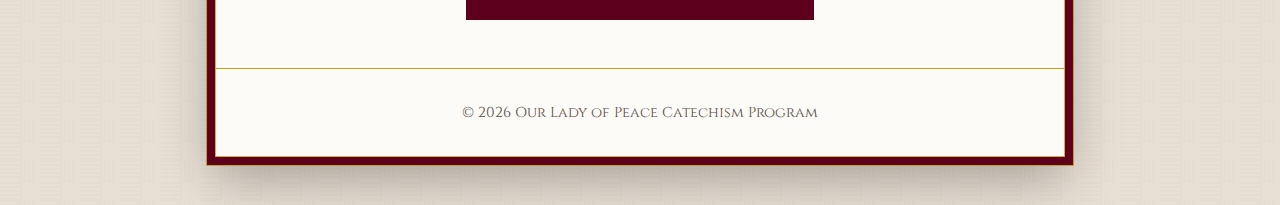
<file: week-12-homework.html>
<!DOCTYPE html>
<html lang="en">
<head>
    <meta charset="UTF-8">
    <meta name="viewport" content="width=device-width, initial-scale=1.0">
    <title>Confirmation Week 12 Homework - Our Lady of Peace</title>
    <link rel="preconnect" href="https://fonts.googleapis.com">
    <link rel="preconnect" href="https://fonts.gstatic.com" crossorigin>
    <link href="https://fonts.googleapis.com/css2?family=Cinzel:wght@400;700&family=Cinzel+Decorative:wght@400;700&family=Crimson+Text:ital,wght@0,400;0,600;0,700;1,400&display=swap" rel="stylesheet">
    <link rel="stylesheet" href="style.css">
</head>
<body>
    <div class="container">
        <header>
            <h1>Our Lady of Peace</h1>
            <h2>Confirmation Catechism</h2>
            <div class="meta-info">
                <span class="badge">Homework: Feb 3rd - Feb 10th</span>
                <span class="due-date">Due: Feb 10th, 2026</span>
            </div>
            <nav class="nav">
                <a href="index.html" class="nav-link">Current Homework</a>
                <a href="week-13-homework.html" class="nav-link">Last Week</a>
                <a href="week-12-homework.html" class="nav-link active">Previous Weeks</a>
            </nav>
        </header>

        <main>
            <section class="instructions">
                <h3>Instructions</h3>
                <p>Please complete the homework below.</p>
                <p><strong>Reading:</strong> Finish the rest of Chapter 9.</p>
                <p><strong>Lecture:</strong> This homework covers the remaining questions on "Prayer and the Interior Life" (Maria Goretti, etc.) and the new lecture on "Arguments for the Existence of God & Morality".</p>
                <p class="points">Total points: 58</p>
            </section>

            <!-- Results Container (Hidden by default) -->
            <div id="results-area" style="display: none;">
                <div class="success-message">
                    <div class="success-icon">✓</div>
                    <h2>Homework Submitted!</h2>
                    <p>Your responses have been graded.</p>
                    <div class="score-card" style="margin: 2rem 0; padding: 2rem; background: rgba(212, 175, 55, 0.1); border: 1px solid var(--accent-gold);">
                        <h3 style="font-size: 2rem; color: var(--primary-color);">Score: <span id="final-score">--</span> / <span id="max-score">--</span></h3>
                    </div>
                </div>
                <div id="detailed-results"></div>
                <div class="form-actions">
                    <a href="index.html" class="submit-btn" style="text-decoration: none;">Start Over</a>
                </div>
            </div>

            <!-- Loading Indicator (Hidden by default) -->
            <div id="loading-indicator" style="display: none; text-align: center; padding: 4rem;">
                <h3 style="font-family: var(--font-heading); color: var(--primary-color);">Grading with AI...</h3>
                <p>Please wait while we analyze your open responses.</p>
            </div>

            <!-- Hidden Netlify Form for Data Capture -->
            <form name="homework-grades" method="POST" data-netlify="true" netlify-honeypot="bot-field" hidden>
                <input type="hidden" name="form-name" value="homework-grades" />
                <input type="text" name="student_name" />
                <input type="email" name="parent_email" />
                <input type="text" name="due_date" value="Feb 10th, 2026" />
                <input type="number" name="percent_score" />
                <textarea name="ai_feedback"></textarea>
                <textarea name="email_html_body"></textarea>
            </form>

            <form id="homework-form">
                <!-- Name -->
                <div class="form-group">
                    <label for="name">What is your name?</label>
                    <input type="text" id="name" name="name" required placeholder="First and Last Name">
                </div>

                <!-- Parent Email -->
                <div class="form-group">
                    <label for="email">Parent's Email (for results)</label>
                    <input type="email" id="email" name="email" required placeholder="parent@example.com">
                </div>

                <!-- ========================================== -->
                <!-- SECTION 1: Prayer & Interior Life (Rest of Prev Lecture) -->
                <!-- ========================================== -->

                <!-- Q1: Imitation of Christ -->
                <div class="form-group">
                    <label>The lecture mentions a book by Thomas à Kempis, considered the most widely read devotional book in history after the Bible. What is it called? <span style="font-size: 0.8em; color: var(--text-light);">(2 points)</span></label>
                    <div class="radio-group">
                        <label class="option">
                            <input type="radio" name="book_title" value="The Interior Castle">
                            <span>The Interior Castle</span>
                        </label>
                        <label class="option">
                            <input type="radio" name="book_title" value="The Imitation of Christ">
                            <span>The Imitation of Christ</span>
                        </label>
                        <label class="option">
                            <input type="radio" name="book_title" value="Introduction to the Devout Life">
                            <span>Introduction to the Devout Life</span>
                        </label>
                        <label class="option">
                            <input type="radio" name="book_title" value="Story of a Soul">
                            <span>Story of a Soul</span>
                        </label>
                    </div>
                </div>

                <!-- Q2: Maria Goretti - Lilies -->
                <div class="form-group">
                    <label>In Alessandro’s dream which led to his conversion, what did Maria Goretti offer him? <span style="font-size: 0.8em; color: var(--text-light);">(2 points)</span></label>
                    <div class="radio-group">
                        <label class="option">
                            <input type="radio" name="goretti_dream" value="A cup of water">
                            <span>A cup of water to quench his thirst</span>
                        </label>
                        <label class="option">
                            <input type="radio" name="goretti_dream" value="14 Lilies">
                            <span>14 Lilies, symbolizing the 14 wounds he inflicted</span>
                        </label>
                        <label class="option">
                            <input type="radio" name="goretti_dream" value="A rosary">
                            <span>A rosary made of white pearls</span>
                        </label>
                        <label class="option">
                            <input type="radio" name="goretti_dream" value="A bible">
                            <span>A bible open to the Gospel of Luke</span>
                        </label>
                    </div>
                </div>

                <!-- Q3: Types of Prayer (Contemplative) -->
                <div class="form-group">
                    <label>How does the text describe "Contemplative Prayer", the highest form of prayer? <span style="font-size: 0.8em; color: var(--text-light);">(2 points)</span></label>
                    <div class="radio-group">
                        <label class="option">
                            <input type="radio" name="contemplative_def" value="Loud vocal praise">
                            <span>Praying aloud in a group with charismatic songs.</span>
                        </label>
                        <label class="option">
                            <input type="radio" name="contemplative_def" value="Intellectual study">
                            <span>Intense intellectual study of theological dogmas.</span>
                        </label>
                        <label class="option">
                            <input type="radio" name="contemplative_def" value="Silent gaze">
                            <span>A silent gaze of faith at God; a communion of heart to heart.</span>
                        </label>
                        <label class="option">
                            <input type="radio" name="contemplative_def" value="Asking for things">
                            <span>Making a detailed list of petitions for personal needs.</span>
                        </label>
                    </div>
                </div>

                <!-- Q4: Forms of Prayer (Praise vs Thanksgiving) -->
                <div class="form-group">
                    <label>What is the difference between "Thanksgiving" and "Praise"? <span style="font-size: 0.8em; color: var(--text-light);">(2 points)</span></label>
                    <div class="radio-group">
                        <label class="option">
                            <input type="radio" name="praise_vs_thanks" value="No difference">
                            <span>There is no real difference; they are the same thing.</span>
                        </label>
                        <label class="option">
                            <input type="radio" name="praise_vs_thanks" value="Gift vs Being">
                            <span>Thanksgiving thanks God for His gifts; Praise glorifies Him simply because He is God, regardless of what He does.</span>
                        </label>
                        <label class="option">
                            <input type="radio" name="praise_vs_thanks" value="Private vs Public">
                            <span>Thanksgiving is private prayer; Praise must always be done publicly in church.</span>
                        </label>
                    </div>
                </div>

                <!-- Q5: Intercession -->
                <div class="form-group">
                    <label>What form of prayer involves requesting things for <em>other people</em> (their salvation, well-being, conversion)? <span style="font-size: 0.8em; color: var(--text-light);">(2 points)</span></label>
                    <div class="radio-group inline">
                        <label class="option"><input type="radio" name="prayer_form_intercession" value="Adoration"> <span>Adoration</span></label>
                        <label class="option"><input type="radio" name="prayer_form_intercession" value="Petition"> <span>Petition</span></label>
                        <label class="option"><input type="radio" name="prayer_form_intercession" value="Intercession"> <span>Intercession</span></label>
                        <label class="option"><input type="radio" name="prayer_form_intercession" value="Blessing"> <span>Blessing</span></label>
                    </div>
                </div>

                <!-- Q6: Daily Bread -->
                <div class="form-group">
                    <label>In the Lord's Prayer, what do we ask for when we say "Give us this day our daily bread"? <span style="font-size: 0.8em; color: var(--text-light);">(2 points)</span></label>
                    <div class="radio-group">
                        <label class="option">
                            <input type="radio" name="daily_bread" value="Only food">
                            <span>Only physical food to keep our bodies alive.</span>
                        </label>
                        <label class="option">
                            <input type="radio" name="daily_bread" value="Eucharist only">
                            <span>Only the Holy Eucharist for Sunday Mass.</span>
                        </label>
                        <label class="option">
                            <input type="radio" name="daily_bread" value="Spiritual and physical">
                            <span>Our daily needs, both spiritual and physical.</span>
                        </label>
                        <label class="option">
                            <input type="radio" name="daily_bread" value="Wealth">
                            <span>Financial prosperity and success in our careers.</span>
                        </label>
                    </div>
                </div>

                <!-- Q7: Dryness -->
                <div class="form-group">
                    <label>The lecture mentions St. John of the Cross and St. Teresa of Calcutta experienced periods of "dryness" in prayer. What does the text recommend we do during these times? <span style="font-size: 0.8em; color: var(--text-light);">(2 points)</span></label>
                    <div class="radio-group">
                        <label class="option">
                            <input type="radio" name="dryness_response" value="Stop praying">
                            <span>Stop praying until the feeling returns.</span>
                        </label>
                        <label class="option">
                            <input type="radio" name="dryness_response" value="Change religion">
                            <span>Look for a new religion that is more exciting.</span>
                        </label>
                        <label class="option">
                            <input type="radio" name="dryness_response" value="Persevere">
                            <span>Be steadfast, patient in tribulation, and constant in prayer (Persevere).</span>
                        </label>
                    </div>
                </div>

                <!-- Q8: Sacramentals Definition -->
                <div class="form-group">
                    <label>How do "Sacramentals" differ from "Sacraments"? <span style="font-size: 0.8em; color: var(--text-light);">(2 points)</span></label>
                    <div class="radio-group">
                        <label class="option">
                            <input type="radio" name="sacramentals_def" value="More powerful">
                            <span>Sacramentals are more powerful than Sacraments.</span>
                        </label>
                        <label class="option">
                            <input type="radio" name="sacramentals_def" value="Prepare grace">
                            <span>Sacramentals do not confer grace directly like Sacraments, but they prepare us to receive grace and dispose us to cooperate with it.</span>
                        </label>
                        <label class="option">
                            <input type="radio" name="sacramentals_def" value="Just decoration">
                            <span>Sacramentals are just decorations and have no spiritual value.</span>
                        </label>
                    </div>
                </div>

                <!-- Q9: Identify Sacramentals -->
                <div class="form-group">
                    <label>Which of the following are examples of Sacramentals mentioned in the text? (Select all that apply) <span style="font-size: 0.8em; color: var(--text-light);">(3 points)</span></label>
                    <div class="checkbox-group">
                        <label class="option">
                            <input type="checkbox" name="sacramental_examples" value="Holy Water">
                            <span>Holy Water</span>
                        </label>
                        <label class="option">
                            <input type="checkbox" name="sacramental_examples" value="Baptism">
                            <span>The Sacrament of Baptism</span>
                        </label>
                        <label class="option">
                            <input type="checkbox" name="sacramental_examples" value="Ashes">
                            <span>Ashes (on Ash Wednesday)</span>
                        </label>
                        <label class="option">
                            <input type="checkbox" name="sacramental_examples" value="Rosary">
                            <span>The Rosary / Sacred Objects</span>
                        </label>
                        <label class="option">
                            <input type="checkbox" name="sacramental_examples" value="May Crowning">
                            <span>May Crowning</span>
                        </label>
                    </div>
                </div>

                <!-- Q10: Liturgical Calendar -->
                <div class="form-group">
                    <label>What does the "May Crowning" symbolize? <span style="font-size: 0.8em; color: var(--text-light);">(5 points)</span></label>
                    <textarea id="may_crowning" name="may_crowning" rows="3" placeholder="Type your answer here..."></textarea>
                </div>
                
                 <!-- Q11: Meditative vs Contemplative -->
                <div class="form-group">
                    <label>In your own words, briefly explain the difference between "Meditative Prayer" and "Contemplative Prayer". <span style="font-size: 0.8em; color: var(--text-light);">(5 points)</span></label>
                    <textarea id="meditative_vs_contemplative" name="meditative_vs_contemplative" rows="5" placeholder="Meditative prayer is... whereas Contemplative prayer is..."></textarea>
                </div>

                <!-- ========================================== -->
                <!-- SECTION 2: Existence of God & Morality -->
                <!-- ========================================== -->

                <!-- Q12: Arguments for God -->
                <div class="form-group">
                    <label>The lecture listed several arguments for the existence of God. Which argument suggests that the universe's physical constants are so precise that they imply a Designer? <span style="font-size: 0.8em; color: var(--text-light);">(2 points)</span></label>
                    <div class="radio-group">
                        <label class="option">
                            <input type="radio" name="god_argument" value="Ontological Argument">
                            <span>The Ontological Argument</span>
                        </label>
                        <label class="option">
                            <input type="radio" name="god_argument" value="Argument from Fine Tuning">
                            <span>The Argument from Fine Tuning</span>
                        </label>
                        <label class="option">
                            <input type="radio" name="god_argument" value="Argument from History">
                            <span>The Argument from History</span>
                        </label>
                        <label class="option">
                            <input type="radio" name="god_argument" value="Moral Argument">
                            <span>The Moral Argument</span>
                        </label>
                    </div>
                </div>

                <!-- Q13: Animals and Nature -->
                <div class="form-group">
                    <label>The lecture discussed the verse "You shall not boil a kid in its mother’s milk" (Exodus 23:19). What does this teach us about our relationship with animals? <span style="font-size: 0.8em; color: var(--text-light);">(2 points)</span></label>
                    <div class="radio-group">
                        <label class="option">
                            <input type="radio" name="animals_morality" value="Veganism">
                            <span>It teaches that killing animals is never justified (Ethical Veganism).</span>
                        </label>
                        <label class="option">
                            <input type="radio" name="animals_morality" value="Cruelty vs Stewardship">
                            <span>It teaches that while animals are not equal to humans (who are in God's image), we must still not be cruel and should respect the order of nature.</span>
                        </label>
                        <label class="option">
                            <input type="radio" name="animals_morality" value="Dietary Laws">
                            <span>It is strictly a dietary health rule with no moral implication.</span>
                        </label>
                    </div>
                </div>

                <!-- Q14: Collective Guilt -->
                <div class="form-group">
                    <label>How does Christianity uniquely solve the problem of "collective guilt" (e.g., the Caste system or generational curses)? <span style="font-size: 0.8em; color: var(--text-light);">(2 points)</span></label>
                    <blockquote class="quote">
                        “The son shall not suffer for the iniquity of the father, nor the father suffer for the iniquity of the son.” — Ezekiel 18:20
                    </blockquote>
                    <div class="radio-group">
                        <label class="option">
                            <input type="radio" name="collective_guilt" value="Group Punishment">
                            <span>It affirms that whole families should be punished for the sins of one member.</span>
                        </label>
                        <label class="option">
                            <input type="radio" name="collective_guilt" value="Personal Responsibility">
                            <span>It reveals that sin is a personal act; each individual is responsible for their own righteousness or wickedness.</span>
                        </label>
                        <label class="option">
                            <input type="radio" name="collective_guilt" value="Honor Killings">
                            <span>It supports honor killings to restore the family's reputation.</span>
                        </label>
                    </div>
                </div>

                <!-- Q15: St Basil / Hospitals -->
                <div class="form-group">
                    <label>St. Basil the Great is credited with creating the first hospitals. This shift occurred because Christianity replaced "Hammurabi Code justice" with what? <span style="font-size: 0.8em; color: var(--text-light);">(2 points)</span></label>
                    <div class="radio-group">
                        <label class="option">
                            <input type="radio" name="basil_hospitals" value="Profit">
                            <span>A profit-driven medical system.</span>
                        </label>
                        <label class="option">
                            <input type="radio" name="basil_hospitals" value="Commandment of Love">
                            <span>A Commandment of Love.</span>
                        </label>
                        <label class="option">
                            <input type="radio" name="basil_hospitals" value="Scientific Inquiry">
                            <span>Purely scientific inquiry without moral reasoning.</span>
                        </label>
                    </div>
                </div>

                <!-- Q16: Judging -->
                <div class="form-group">
                    <label>A modern lie states: "You can’t judge, because judging is wrong." What is the Catholic response? <span style="font-size: 0.8em; color: var(--text-light);">(2 points)</span></label>
                    <div class="radio-group">
                        <label class="option">
                            <input type="radio" name="judging_lie" value="Agree">
                            <span>True, we should never make any moral judgments about actions.</span>
                        </label>
                        <label class="option">
                            <input type="radio" name="judging_lie" value="Hypocrisy vs Truth">
                            <span>You can judge actions as right or wrong, though you ought not to be a hypocrite while doing so.</span>
                        </label>
                        <label class="option">
                            <input type="radio" name="judging_lie" value="Personal Truth">
                            <span>Judging is wrong because everyone has their own truth.</span>
                        </label>
                    </div>
                </div>

                <!-- Q17: Definition of Goodness -->
                <div class="form-group">
                    <label>In Catholic thought, how do we define if something is "good"? (Think of the pencil analogy). <span style="font-size: 0.8em; color: var(--text-light);">(2 points)</span></label>
                    <div class="radio-group">
                        <label class="option">
                            <input type="radio" name="definition_goodness" value="Feeling">
                            <span>Something is good if it makes people feel happy or validated.</span>
                        </label>
                        <label class="option">
                            <input type="radio" name="definition_goodness" value="Social Consensus">
                            <span>Something is good if the majority of society agrees it is acceptable.</span>
                        </label>
                        <label class="option">
                            <input type="radio" name="definition_goodness" value="Aligned with Nature">
                            <span>Something is good if it is aligned with its nature (e.g., a pencil is good if it writes; a person is good if they know and love God).</span>
                        </label>
                    </div>
                </div>

                <!-- Q18: CCC 1750 Moral Acts -->
                <div class="form-group">
                    <label>According to CCC 1750, what three things does the morality of a human act depend on? <span style="font-size: 0.8em; color: var(--text-light);">(3 points)</span></label>
                    <div class="checkbox-group">
                        <label class="option">
                            <input type="checkbox" name="moral_act_parts" value="The Object Chosen">
                            <span>The Object Chosen (The act itself)</span>
                        </label>
                        <label class="option">
                            <input type="checkbox" name="moral_act_parts" value="Public Opinion">
                            <span>Public Opinion</span>
                        </label>
                        <label class="option">
                            <input type="checkbox" name="moral_act_parts" value="The Intention">
                            <span>The End in view or the Intention</span>
                        </label>
                        <label class="option">
                            <input type="checkbox" name="moral_act_parts" value="The Circumstances">
                            <span>The Circumstances of the action</span>
                        </label>
                        <label class="option">
                            <input type="checkbox" name="moral_act_parts" value="Financial Cost">
                            <span>The Financial Cost</span>
                        </label>
                    </div>
                </div>

                <!-- Q19: Modern Lies - Conflict -->
                <div class="form-group">
                    <label>The lecture critiqued the modern idea that "All conflict is Oppressor vs. Oppressed." What is the reality? <span style="font-size: 0.8em; color: var(--text-light);">(5 points)</span></label>
                    <textarea id="conflict_reality" name="conflict_reality" rows="3" placeholder="Conflict is..."></textarea>
                </div>

                <!-- Q20: Practical Steps -->
                <div class="form-group">
                    <label>To be a "good person" foundationally, we need resources. Which of the following were mentioned as practical ways to build a good life? (Select all that apply) <span style="font-size: 0.8em; color: var(--text-light);">(3 points)</span></label>
                    <div class="checkbox-group">
                        <label class="option">
                            <input type="checkbox" name="practical_steps" value="Priest">
                            <span>A good relationship with a Priest</span>
                        </label>
                        <label class="option">
                            <input type="checkbox" name="practical_steps" value="Fr Mike Schmitz">
                            <span>Good media (e.g., Fr. Mike Schmitz)</span>
                        </label>
                        <label class="option">
                            <input type="checkbox" name="practical_steps" value="Catholic Friends">
                            <span>Strong Catholic Friends</span>
                        </label>
                        <label class="option">
                            <input type="checkbox" name="practical_steps" value="Vague Kindness">
                            <span>Just vaguely trying to be "kind" without definition</span>
                        </label>
                        <label class="option">
                            <input type="checkbox" name="practical_steps" value="Catechism and Scripture">
                            <span>The Catechism and Scripture</span>
                        </label>
                    </div>
                </div>

                <div class="form-actions">
                    <button type="submit" class="submit-btn">Submit Homework</button>
                </div>
            </form>
        </main>

        <footer>
            <p>&copy; 2026 Our Lady of Peace Catechism Program</p>
        </footer>
    </div>
    <script src="script.js"></script>
</body>
</html>
</file>
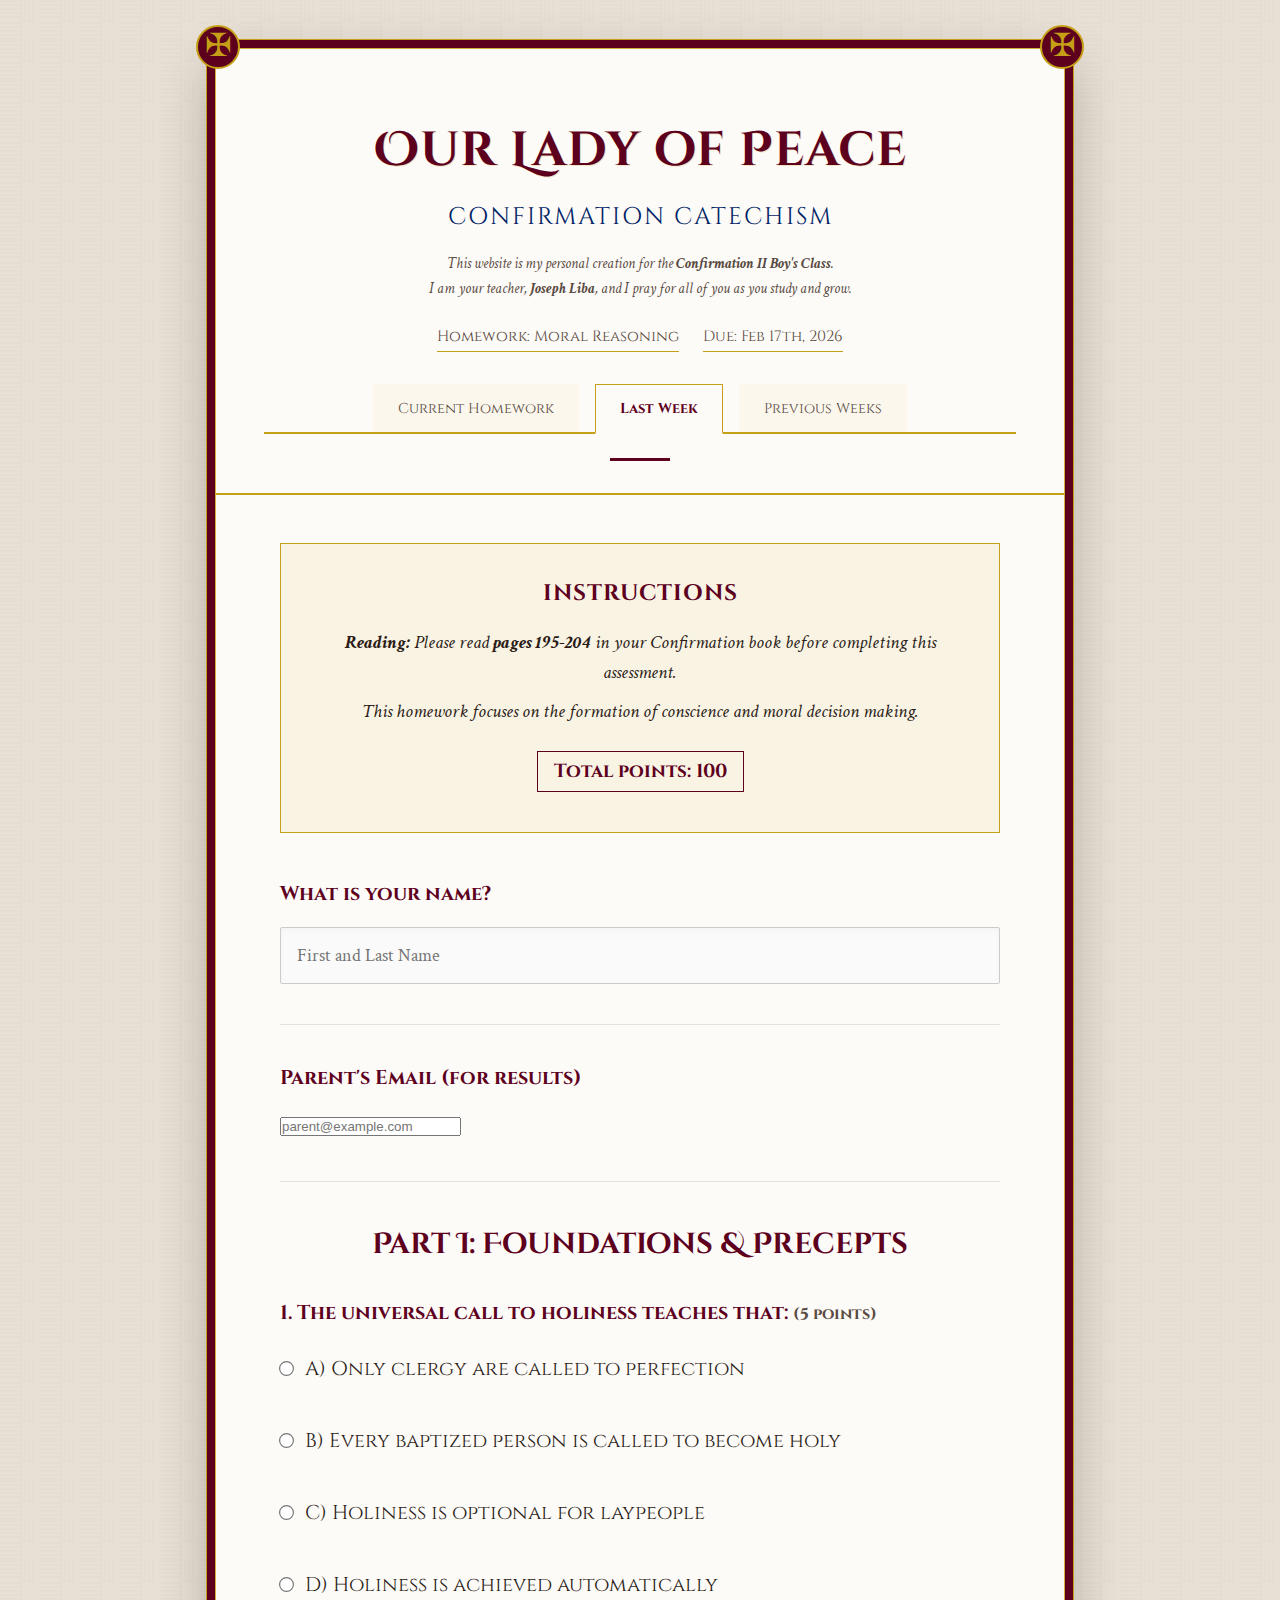
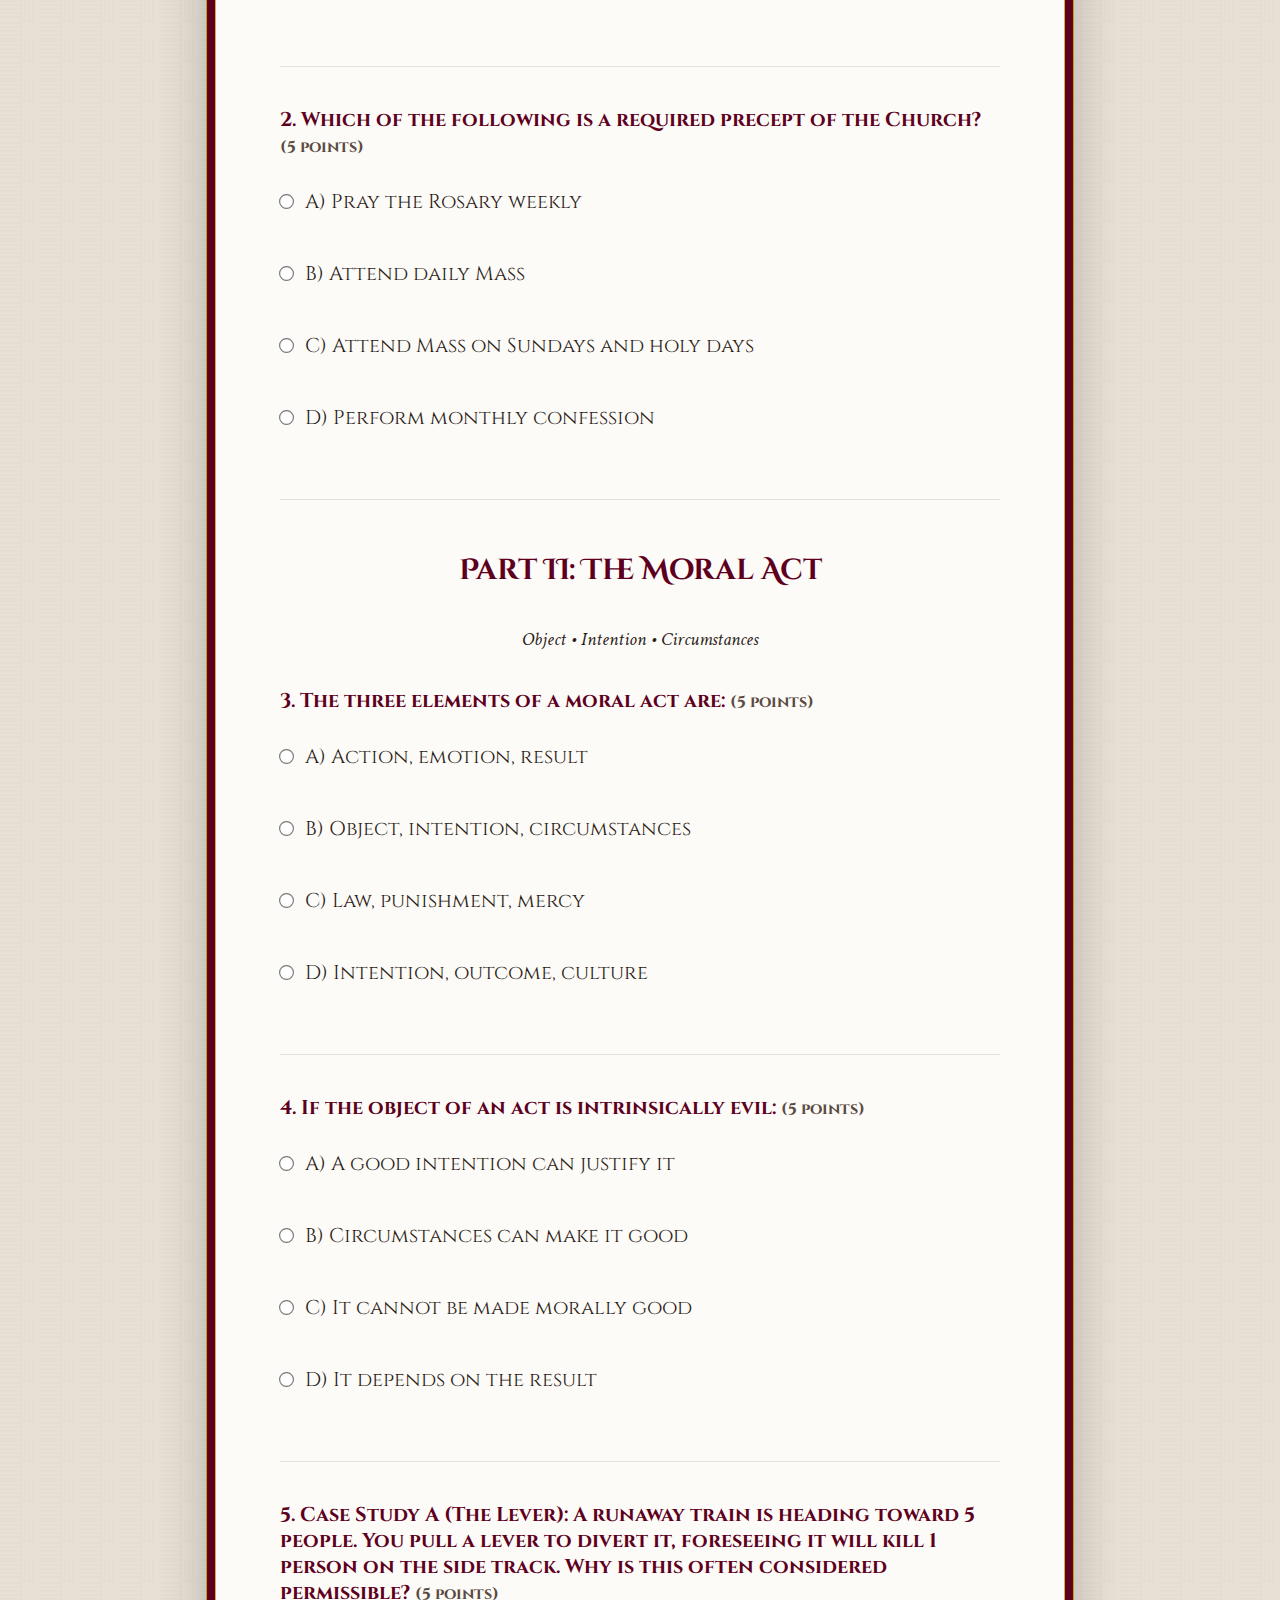
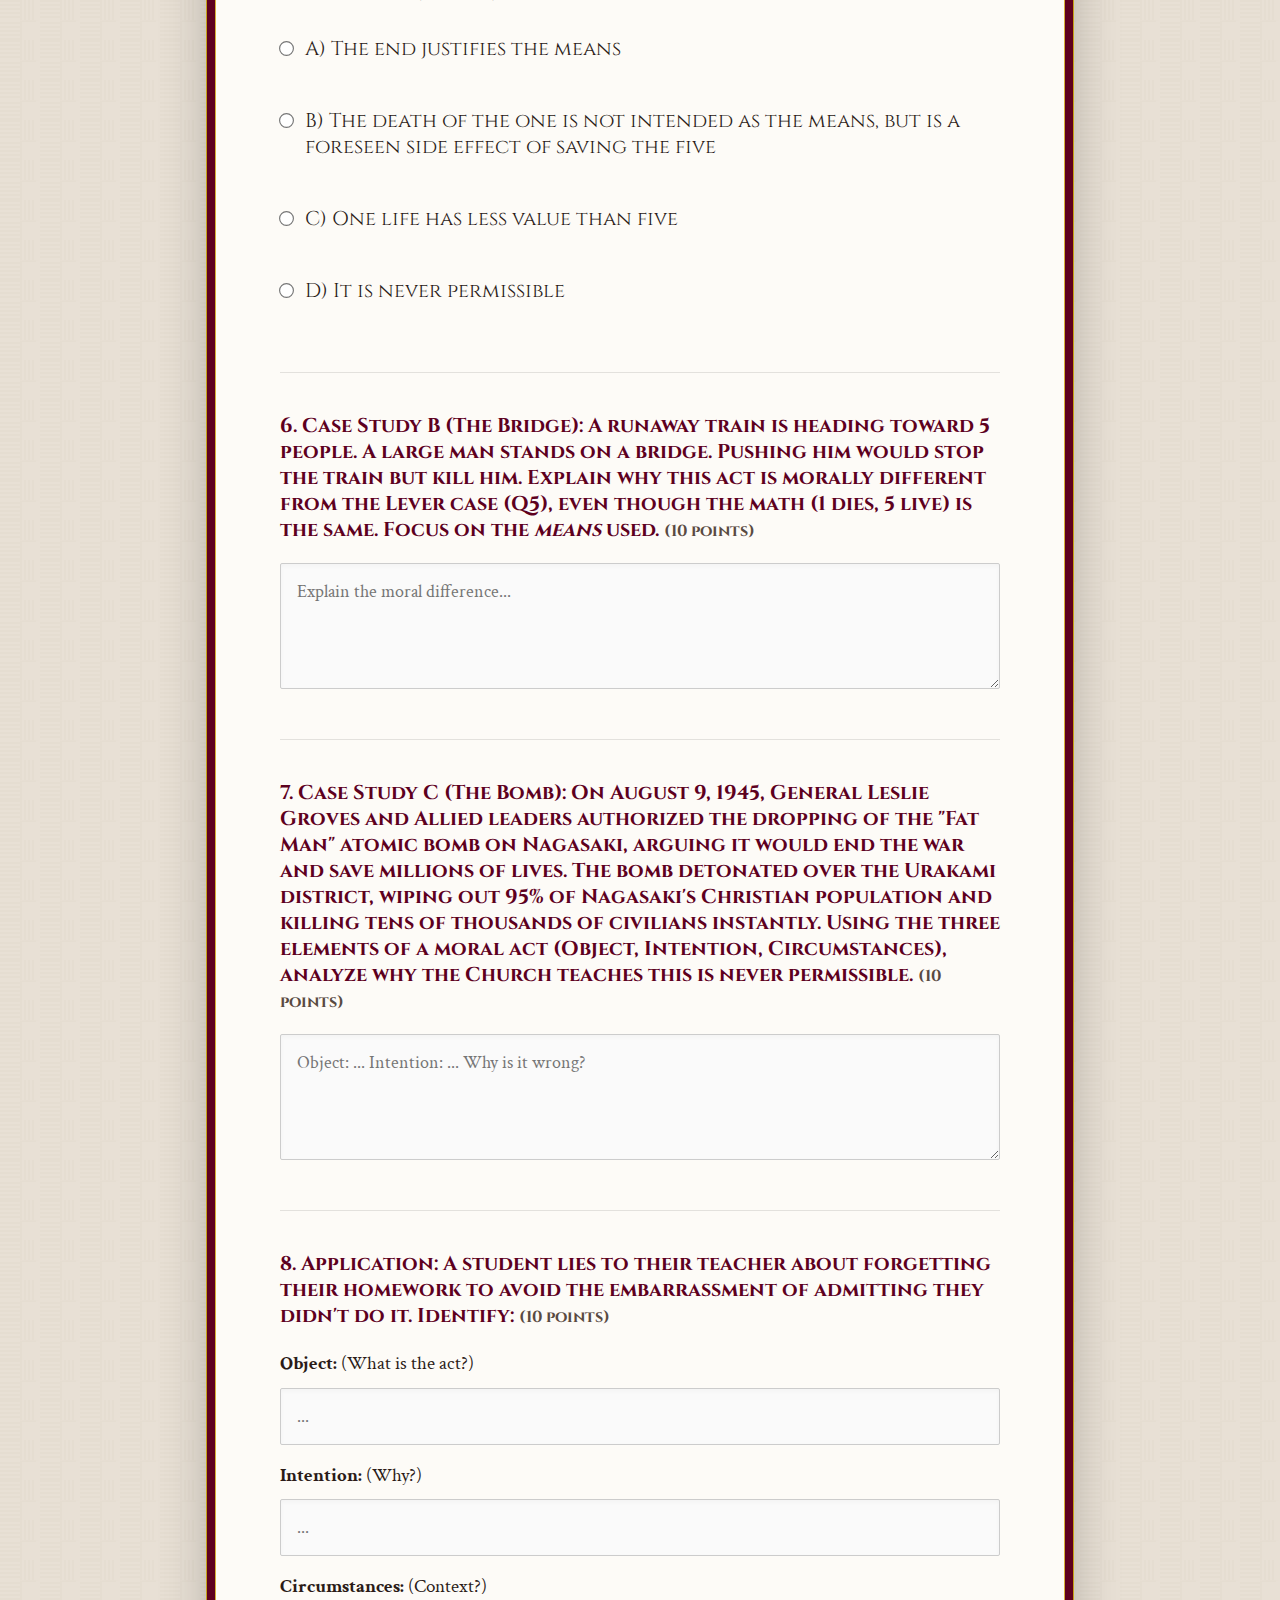
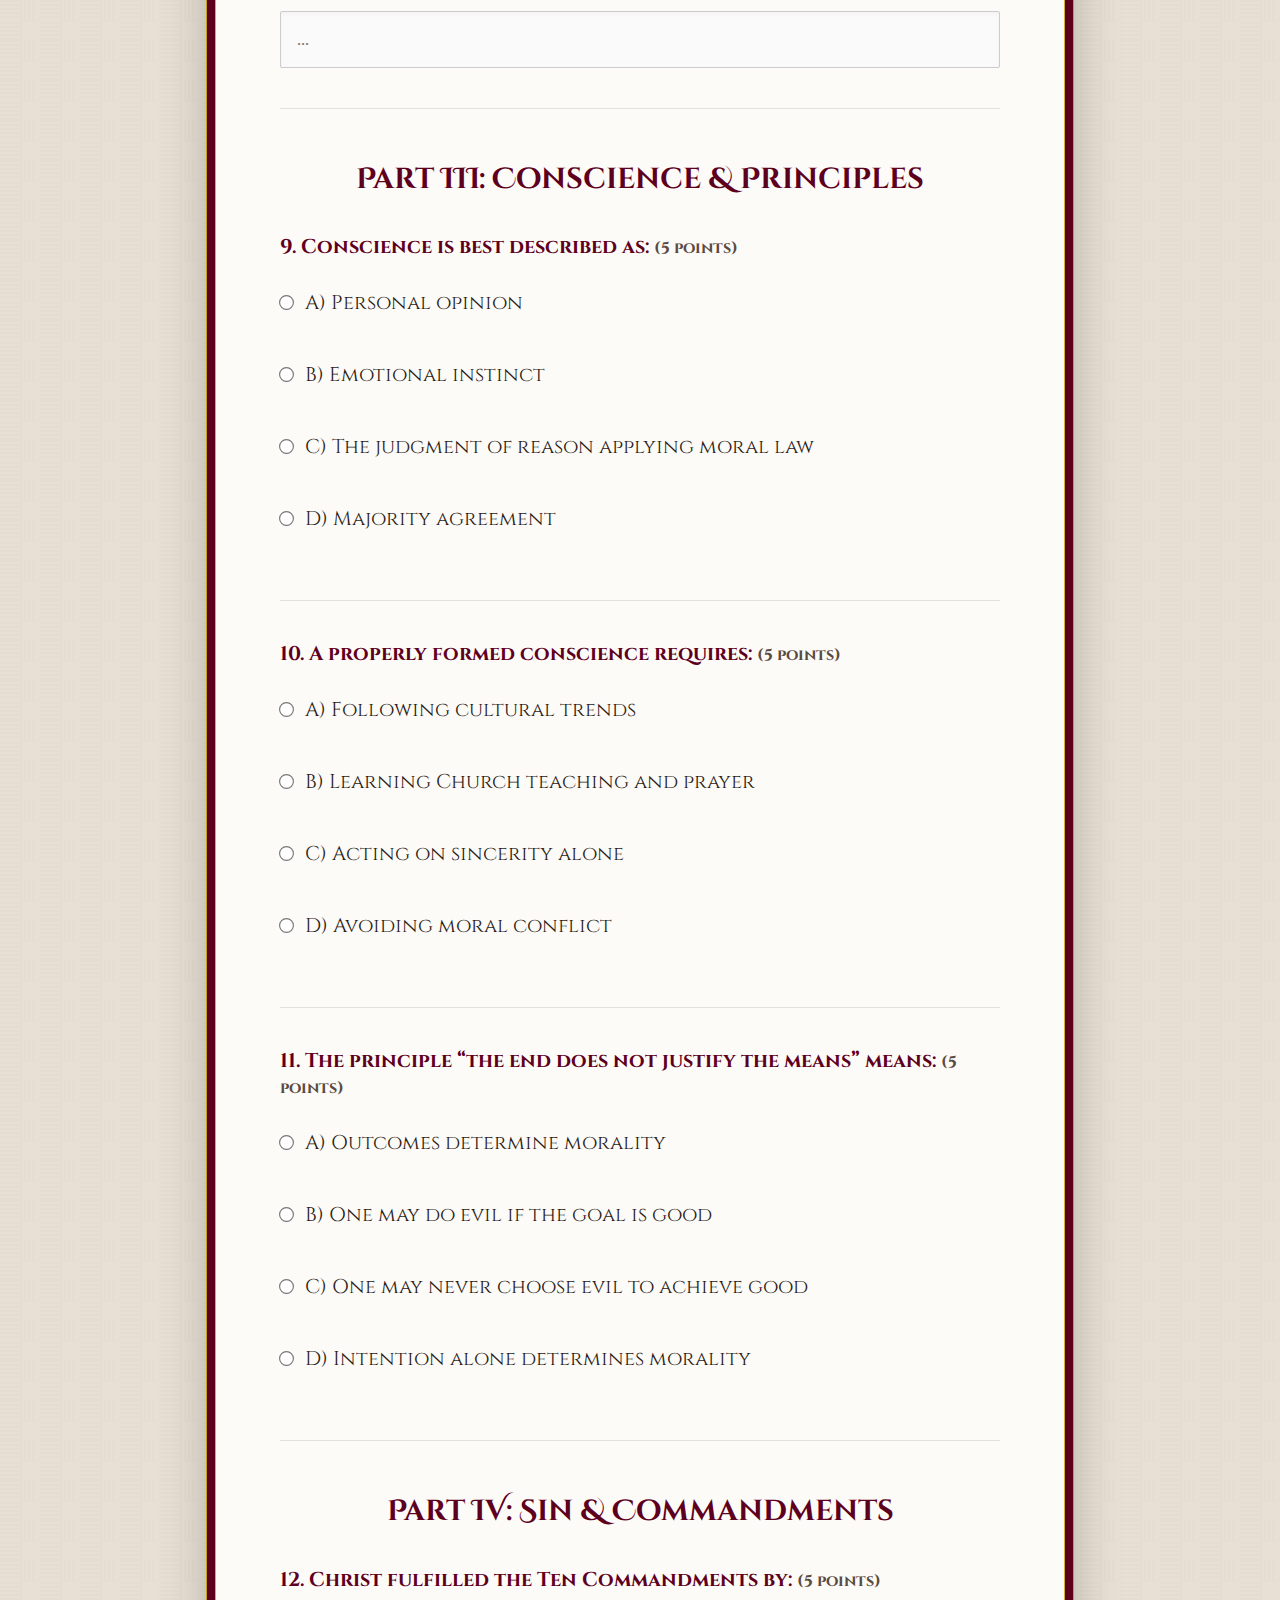
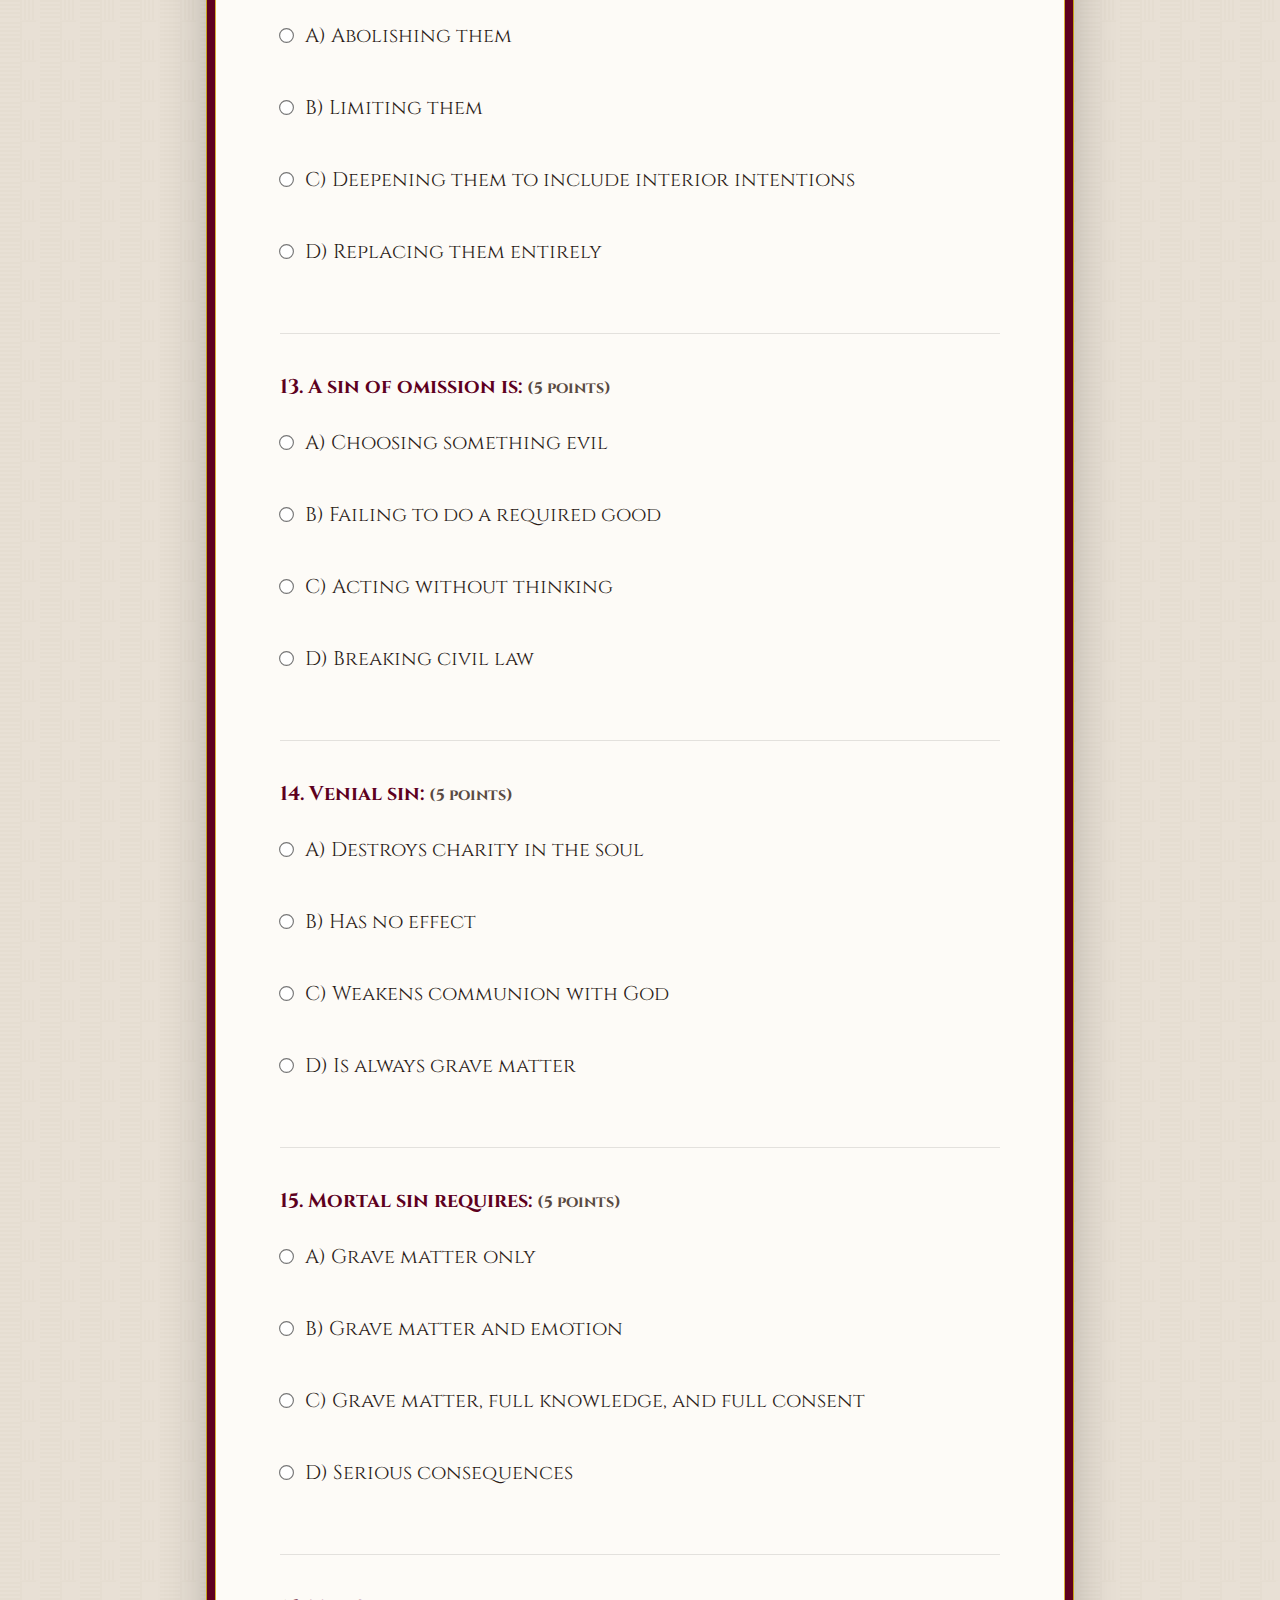
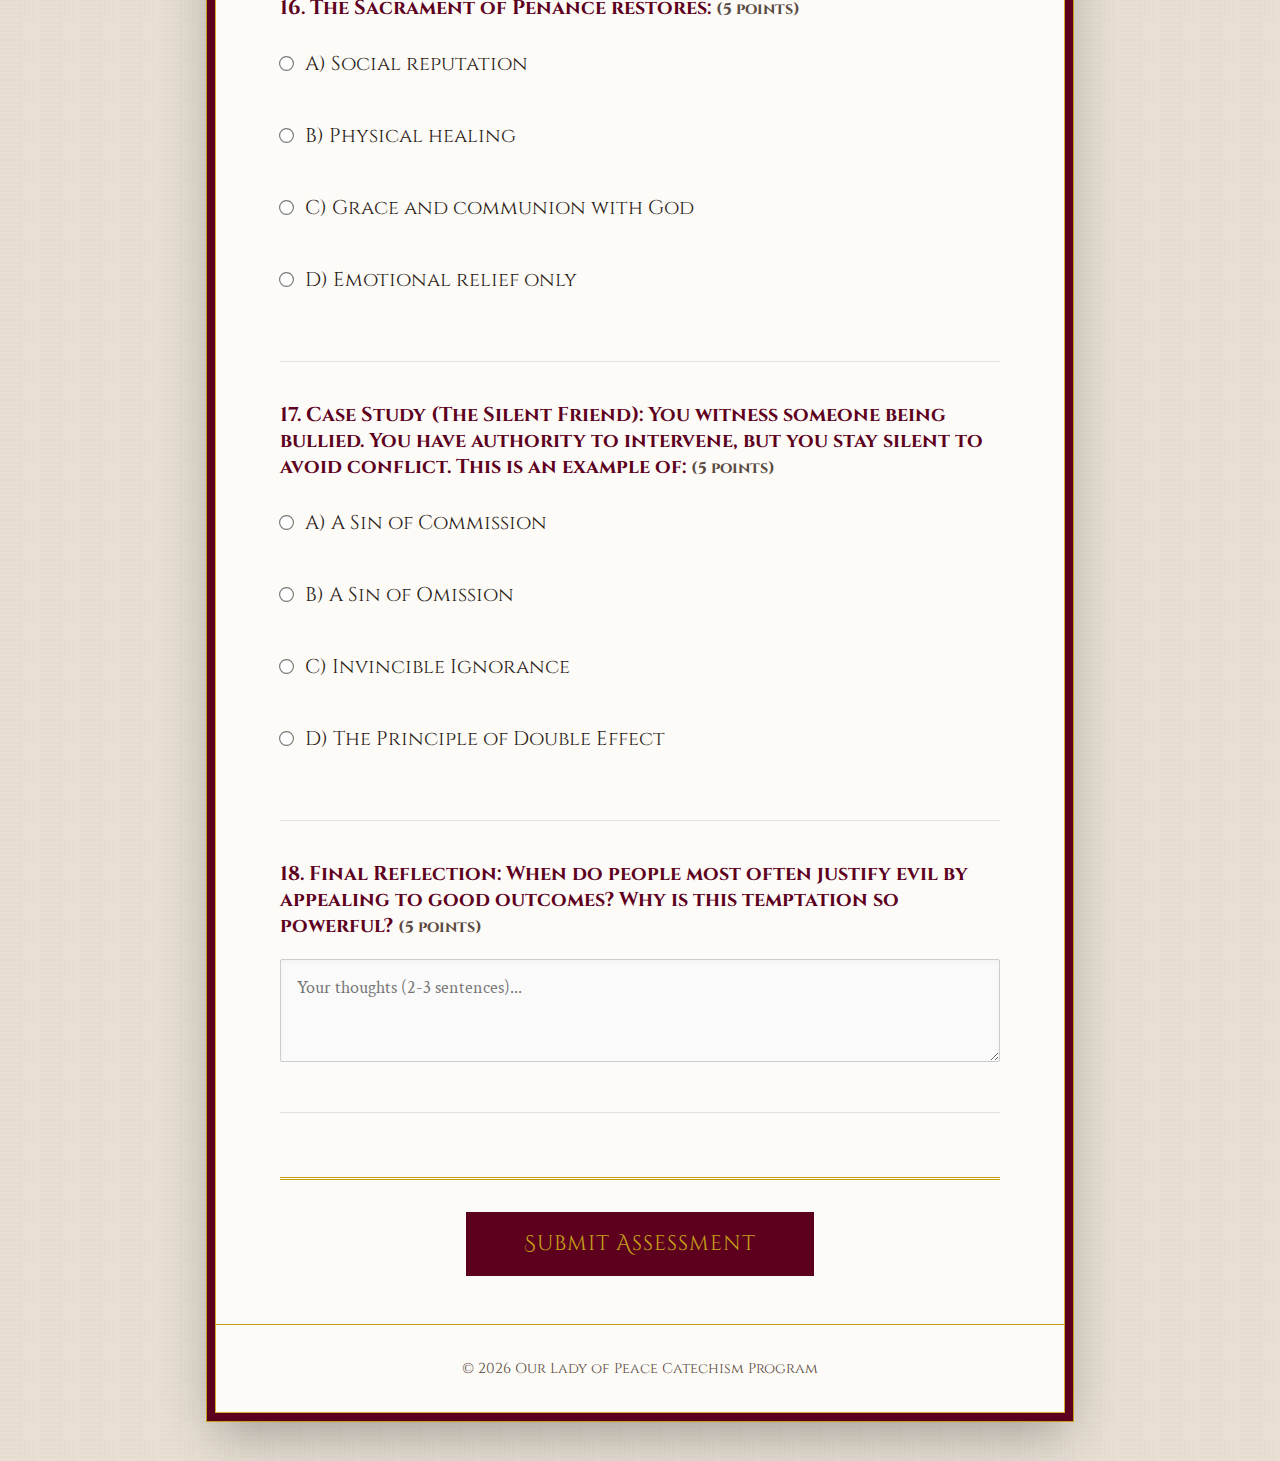
<file: week-13-homework.html>
<!DOCTYPE html>
<html lang="en">
<head>
    <meta charset="UTF-8">
    <meta name="viewport" content="width=device-width, initial-scale=1.0">
    <title>Confirmation Week 13 Homework - Our Lady of Peace</title>
    <link rel="preconnect" href="https://fonts.googleapis.com">
    <link rel="preconnect" href="https://fonts.gstatic.com" crossorigin>
    <link href="https://fonts.googleapis.com/css2?family=Cinzel:wght@400;700&family=Cinzel+Decorative:wght@400;700&family=Crimson+Text:ital,wght@0,400;0,600;0,700;1,400&display=swap" rel="stylesheet">
    <link rel="stylesheet" href="style.css">
</head>
<body>
    <div class="container">
        <header>
            <h1>Our Lady of Peace</h1>
            <h2>Confirmation Catechism</h2>
            <div style="margin-top: 1rem; font-style: italic; color: var(--text-light); font-size: 0.95rem;">
                <p>This website is my personal creation for the <strong>Confirmation II Boy's Class</strong>.</p>
                <p>I am your teacher, <strong>Joseph Liba</strong>, and I pray for all of you as you study and grow.</p>
            </div>
            <div class="meta-info">
                <span class="badge">Homework: Moral Reasoning</span>
                <span class="due-date">Due: Feb 17th, 2026</span>
            </div>
            <nav class="nav">
                <a href="index.html" class="nav-link">Current Homework</a>
                <a href="week-13-homework.html" class="nav-link active">Last Week</a>
                <a href="week-12-homework.html" class="nav-link">Previous Weeks</a>
            </nav>
        </header>

        <main>
            <section class="instructions">
                <h3>Instructions</h3>
                <p><strong>Reading:</strong> Please read <strong>pages 195-204</strong> in your Confirmation book before completing this assessment.</p>
                <p>This homework focuses on the formation of conscience and moral decision making.</p>
                <p class="points">Total points: 100</p>
            </section>

            <!-- Results Container (Hidden by default) -->
            <div id="results-area" style="display: none;">
                <div class="success-message">
                    <div class="success-icon">✓</div>
                    <h2>Assessment Submitted!</h2>
                    <p>Your responses have been graded.</p>
                    <div class="score-card" style="margin: 2rem 0; padding: 2rem; background: rgba(212, 175, 55, 0.1); border: 1px solid var(--accent-gold);">
                        <h3 style="font-size: 2rem; color: var(--primary-color);">Score: <span id="final-score">--</span> / <span id="max-score">--</span></h3>
                    </div>
                </div>
                <div id="detailed-results"></div>
                <div class="form-actions">
                    <a href="index.html" class="submit-btn" style="text-decoration: none;">Start Over</a>
                </div>
            </div>

            <!-- Loading Indicator (Hidden by default) -->
            <div id="loading-indicator" style="display: none; text-align: center; padding: 4rem;">
                <h3 style="font-family: var(--font-heading); color: var(--primary-color);">Grading with AI...</h3>
                <p>Please wait while we analyze your reasoning.</p>
            </div>

            <!-- Hidden Netlify Form for Data Capture -->
            <form name="homework-grades" method="POST" data-netlify="true" netlify-honeypot="bot-field" hidden>
                <input type="hidden" name="form-name" value="homework-grades" />
                <input type="text" name="student_name" />
                <input type="email" name="parent_email" />
                <input type="text" name="due_date" value="Feb 17th, 2026" />
                <input type="number" name="percent_score" />
                <textarea name="ai_feedback"></textarea>
                <textarea name="email_html_body"></textarea>
            </form>

            <form id="homework-form">
                <!-- Name -->
                <div class="form-group">
                    <label for="name">What is your name?</label>
                    <input type="text" id="name" name="name" required placeholder="First and Last Name">
                </div>

                <!-- Parent Email -->
                <div class="form-group">
                    <label for="email">Parent's Email (for results)</label>
                    <input type="email" id="email" name="email" required placeholder="parent@example.com">
                </div>

                <!-- ========================================== -->
                <!-- SECTION I: FOUNDATIONS & PRECEPTS -->
                <!-- ========================================== -->
                <h2 style="font-family: var(--font-heading); color: var(--primary-color); text-align: center; margin-bottom: 2rem;">Part I: Foundations & Precepts</h2>

                <!-- Q1 -->
                <div class="form-group">
                    <label>1. The universal call to holiness teaches that: <span style="font-size: 0.8em; color: var(--text-light);">(5 points)</span></label>
                    <div class="radio-group">
                        <label class="option"><input type="radio" name="q1_holiness" value="A"> <span>A) Only clergy are called to perfection</span></label>
                        <label class="option"><input type="radio" name="q1_holiness" value="B"> <span>B) Every baptized person is called to become holy</span></label>
                        <label class="option"><input type="radio" name="q1_holiness" value="C"> <span>C) Holiness is optional for laypeople</span></label>
                        <label class="option"><input type="radio" name="q1_holiness" value="D"> <span>D) Holiness is achieved automatically</span></label>
                    </div>
                </div>

                <!-- Q2 -->
                <div class="form-group">
                    <label>2. Which of the following is a required precept of the Church? <span style="font-size: 0.8em; color: var(--text-light);">(5 points)</span></label>
                    <div class="radio-group">
                        <label class="option"><input type="radio" name="q2_precept" value="A"> <span>A) Pray the Rosary weekly</span></label>
                        <label class="option"><input type="radio" name="q2_precept" value="B"> <span>B) Attend daily Mass</span></label>
                        <label class="option"><input type="radio" name="q2_precept" value="C"> <span>C) Attend Mass on Sundays and holy days</span></label>
                        <label class="option"><input type="radio" name="q2_precept" value="D"> <span>D) Perform monthly confession</span></label>
                    </div>
                </div>

                <!-- ========================================== -->
                <!-- SECTION II: THE MORAL ACT -->
                <!-- ========================================== -->
                <h2 style="font-family: var(--font-heading); color: var(--primary-color); text-align: center; margin: 3rem 0 2rem;">Part II: The Moral Act</h2>
                <p style="text-align: center; font-style: italic; margin-bottom: 2rem;">Object • Intention • Circumstances</p>

                <!-- Q3 -->
                <div class="form-group">
                    <label>3. The three elements of a moral act are: <span style="font-size: 0.8em; color: var(--text-light);">(5 points)</span></label>
                    <div class="radio-group">
                        <label class="option"><input type="radio" name="q3_elements" value="A"> <span>A) Action, emotion, result</span></label>
                        <label class="option"><input type="radio" name="q3_elements" value="B"> <span>B) Object, intention, circumstances</span></label>
                        <label class="option"><input type="radio" name="q3_elements" value="C"> <span>C) Law, punishment, mercy</span></label>
                        <label class="option"><input type="radio" name="q3_elements" value="D"> <span>D) Intention, outcome, culture</span></label>
                    </div>
                </div>

                <!-- Q4 -->
                <div class="form-group">
                    <label>4. If the object of an act is intrinsically evil: <span style="font-size: 0.8em; color: var(--text-light);">(5 points)</span></label>
                    <div class="radio-group">
                        <label class="option"><input type="radio" name="q4_evil" value="A"> <span>A) A good intention can justify it</span></label>
                        <label class="option"><input type="radio" name="q4_evil" value="B"> <span>B) Circumstances can make it good</span></label>
                        <label class="option"><input type="radio" name="q4_evil" value="C"> <span>C) It cannot be made morally good</span></label>
                        <label class="option"><input type="radio" name="q4_evil" value="D"> <span>D) It depends on the result</span></label>
                    </div>
                </div>

                <!-- Q5: The Lever -->
                <div class="form-group">
                    <label>5. Case Study A (The Lever): A runaway train is heading toward 5 people. You pull a lever to divert it, foreseeing it will kill 1 person on the side track. Why is this often considered permissible? <span style="font-size: 0.8em; color: var(--text-light);">(5 points)</span></label>
                    <div class="radio-group">
                        <label class="option"><input type="radio" name="q5_lever" value="A"> <span>A) The end justifies the means</span></label>
                        <label class="option"><input type="radio" name="q5_lever" value="B"> <span>B) The death of the one is not intended as the means, but is a foreseen side effect of saving the five</span></label>
                        <label class="option"><input type="radio" name="q5_lever" value="C"> <span>C) One life has less value than five</span></label>
                        <label class="option"><input type="radio" name="q5_lever" value="D"> <span>D) It is never permissible</span></label>
                    </div>
                </div>

                <!-- Q6: The Bridge (Open) -->
                <div class="form-group">
                    <label>6. Case Study B (The Bridge): A runaway train is heading toward 5 people. A large man stands on a bridge. Pushing him would stop the train but kill him. Explain why this act is morally different from the Lever case (Q5), even though the math (1 dies, 5 live) is the same. Focus on the <em>means</em> used. <span style="font-size: 0.8em; color: var(--text-light);">(10 points)</span></label>
                    <textarea name="q6_bridge_open" rows="4" placeholder="Explain the moral difference..."></textarea>
                </div>

                <!-- Q7: The Bomb (Open) -->
                <div class="form-group">
                    <label>7. Case Study C (The Bomb): On August 9, 1945, General Leslie Groves and Allied leaders authorized the dropping of the "Fat Man" atomic bomb on Nagasaki, arguing it would end the war and save millions of lives. The bomb detonated over the Urakami district, wiping out 95% of Nagasaki's Christian population and killing tens of thousands of civilians instantly. Using the three elements of a moral act (Object, Intention, Circumstances), analyze why the Church teaches this is never permissible. <span style="font-size: 0.8em; color: var(--text-light);">(10 points)</span></label>
                    <textarea name="q7_bomb_open" rows="4" placeholder="Object: ... Intention: ... Why is it wrong?"></textarea>
                </div>
                
                <!-- Q8 (Formerly Q5) -->
                <div class="form-group">
                    <label>8. Application: A student lies to their teacher about forgetting their homework to avoid the embarrassment of admitting they didn't do it. Identify: <span style="font-size: 0.8em; color: var(--text-light);">(10 points)</span></label>
                    <div style="margin-top: 1rem;">
                        <p style="margin-bottom: 0.5rem;"><strong>Object:</strong> (What is the act?)</p>
                        <input type="text" name="q_app_object" placeholder="...">
                        <p style="margin: 1rem 0 0.5rem 0;"><strong>Intention:</strong> (Why?)</p>
                        <input type="text" name="q_app_intention" placeholder="...">
                        <p style="margin: 1rem 0 0.5rem 0;"><strong>Circumstances:</strong> (Context?)</p>
                        <input type="text" name="q_app_circumstances" placeholder="...">
                    </div>
                </div>

                <!-- ========================================== -->
                <!-- SECTION III: CONSCIENCE & PRINCIPLES -->
                <!-- ========================================== -->
                <h2 style="font-family: var(--font-heading); color: var(--primary-color); text-align: center; margin: 3rem 0 2rem;">Part III: Conscience & Principles</h2>

                <!-- Q9 -->
                <div class="form-group">
                    <label>9. Conscience is best described as: <span style="font-size: 0.8em; color: var(--text-light);">(5 points)</span></label>
                    <div class="radio-group">
                        <label class="option"><input type="radio" name="q9_conscience" value="A"> <span>A) Personal opinion</span></label>
                        <label class="option"><input type="radio" name="q9_conscience" value="B"> <span>B) Emotional instinct</span></label>
                        <label class="option"><input type="radio" name="q9_conscience" value="C"> <span>C) The judgment of reason applying moral law</span></label>
                        <label class="option"><input type="radio" name="q9_conscience" value="D"> <span>D) Majority agreement</span></label>
                    </div>
                </div>

                <!-- Q10 -->
                <div class="form-group">
                    <label>10. A properly formed conscience requires: <span style="font-size: 0.8em; color: var(--text-light);">(5 points)</span></label>
                    <div class="radio-group">
                        <label class="option"><input type="radio" name="q10_formed" value="A"> <span>A) Following cultural trends</span></label>
                        <label class="option"><input type="radio" name="q10_formed" value="B"> <span>B) Learning Church teaching and prayer</span></label>
                        <label class="option"><input type="radio" name="q10_formed" value="C"> <span>C) Acting on sincerity alone</span></label>
                        <label class="option"><input type="radio" name="q10_formed" value="D"> <span>D) Avoiding moral conflict</span></label>
                    </div>
                </div>

                <!-- Q11 -->
                <div class="form-group">
                    <label>11. The principle “the end does not justify the means” means: <span style="font-size: 0.8em; color: var(--text-light);">(5 points)</span></label>
                    <div class="radio-group">
                        <label class="option"><input type="radio" name="q11_end_means" value="A"> <span>A) Outcomes determine morality</span></label>
                        <label class="option"><input type="radio" name="q11_end_means" value="B"> <span>B) One may do evil if the goal is good</span></label>
                        <label class="option"><input type="radio" name="q11_end_means" value="C"> <span>C) One may never choose evil to achieve good</span></label>
                        <label class="option"><input type="radio" name="q11_end_means" value="D"> <span>D) Intention alone determines morality</span></label>
                    </div>
                </div>

                <!-- ========================================== -->
                <!-- SECTION IV: SIN & COMMANDMENTS -->
                <!-- ========================================== -->
                <h2 style="font-family: var(--font-heading); color: var(--primary-color); text-align: center; margin: 3rem 0 2rem;">Part IV: Sin & Commandments</h2>

                <!-- Q12 -->
                <div class="form-group">
                    <label>12. Christ fulfilled the Ten Commandments by: <span style="font-size: 0.8em; color: var(--text-light);">(5 points)</span></label>
                    <div class="radio-group">
                        <label class="option"><input type="radio" name="q12_christ" value="A"> <span>A) Abolishing them</span></label>
                        <label class="option"><input type="radio" name="q12_christ" value="B"> <span>B) Limiting them</span></label>
                        <label class="option"><input type="radio" name="q12_christ" value="C"> <span>C) Deepening them to include interior intentions</span></label>
                        <label class="option"><input type="radio" name="q12_christ" value="D"> <span>D) Replacing them entirely</span></label>
                    </div>
                </div>

                <!-- Q13 -->
                <div class="form-group">
                    <label>13. A sin of omission is: <span style="font-size: 0.8em; color: var(--text-light);">(5 points)</span></label>
                    <div class="radio-group">
                        <label class="option"><input type="radio" name="q13_omission" value="A"> <span>A) Choosing something evil</span></label>
                        <label class="option"><input type="radio" name="q13_omission" value="B"> <span>B) Failing to do a required good</span></label>
                        <label class="option"><input type="radio" name="q13_omission" value="C"> <span>C) Acting without thinking</span></label>
                        <label class="option"><input type="radio" name="q13_omission" value="D"> <span>D) Breaking civil law</span></label>
                    </div>
                </div>

                <!-- Q14 -->
                <div class="form-group">
                    <label>14. Venial sin: <span style="font-size: 0.8em; color: var(--text-light);">(5 points)</span></label>
                    <div class="radio-group">
                        <label class="option"><input type="radio" name="q14_venial" value="A"> <span>A) Destroys charity in the soul</span></label>
                        <label class="option"><input type="radio" name="q14_venial" value="B"> <span>B) Has no effect</span></label>
                        <label class="option"><input type="radio" name="q14_venial" value="C"> <span>C) Weakens communion with God</span></label>
                        <label class="option"><input type="radio" name="q14_venial" value="D"> <span>D) Is always grave matter</span></label>
                    </div>
                </div>

                <!-- Q15 -->
                <div class="form-group">
                    <label>15. Mortal sin requires: <span style="font-size: 0.8em; color: var(--text-light);">(5 points)</span></label>
                    <div class="radio-group">
                        <label class="option"><input type="radio" name="q15_mortal" value="A"> <span>A) Grave matter only</span></label>
                        <label class="option"><input type="radio" name="q15_mortal" value="B"> <span>B) Grave matter and emotion</span></label>
                        <label class="option"><input type="radio" name="q15_mortal" value="C"> <span>C) Grave matter, full knowledge, and full consent</span></label>
                        <label class="option"><input type="radio" name="q15_mortal" value="D"> <span>D) Serious consequences</span></label>
                    </div>
                </div>

                 <!-- Q16 -->
                 <div class="form-group">
                    <label>16. The Sacrament of Penance restores: <span style="font-size: 0.8em; color: var(--text-light);">(5 points)</span></label>
                    <div class="radio-group">
                        <label class="option"><input type="radio" name="q16_penance" value="A"> <span>A) Social reputation</span></label>
                        <label class="option"><input type="radio" name="q16_penance" value="B"> <span>B) Physical healing</span></label>
                        <label class="option"><input type="radio" name="q16_penance" value="C"> <span>C) Grace and communion with God</span></label>
                        <label class="option"><input type="radio" name="q16_penance" value="D"> <span>D) Emotional relief only</span></label>
                    </div>
                </div>

                <!-- Q17 Case Study (MC) -->
                <div class="form-group">
                    <label>17. Case Study (The Silent Friend): You witness someone being bullied. You have authority to intervene, but you stay silent to avoid conflict. This is an example of: <span style="font-size: 0.8em; color: var(--text-light);">(5 points)</span></label>
                    <div class="radio-group">
                        <label class="option"><input type="radio" name="q17_silent_friend_mc" value="A"> <span>A) A Sin of Commission</span></label>
                        <label class="option"><input type="radio" name="q17_silent_friend_mc" value="B"> <span>B) A Sin of Omission</span></label>
                        <label class="option"><input type="radio" name="q17_silent_friend_mc" value="C"> <span>C) Invincible Ignorance</span></label>
                        <label class="option"><input type="radio" name="q17_silent_friend_mc" value="D"> <span>D) The Principle of Double Effect</span></label>
                    </div>
                </div>

                <!-- Final Reflection -->
                <div class="form-group">
                    <label>18. Final Reflection: When do people most often justify evil by appealing to good outcomes? Why is this temptation so powerful? <span style="font-size: 0.8em; color: var(--text-light);">(5 points)</span></label>
                    <textarea name="q18_final_reflection" rows="3" placeholder="Your thoughts (2-3 sentences)..."></textarea>
                </div>

                <div class="form-actions">
                    <button type="submit" class="submit-btn">Submit Assessment</button>
                </div>
            </form>
        </main>

        <footer>
            <p>&copy; 2026 Our Lady of Peace Catechism Program</p>
        </footer>
    </div>
    <script src="script.js"></script>
</body>
</html>
</file>
<file: style.css>
:root {
    /* Palette: Medieval & Catholic inspired */
    --primary-color: #5d001e; /* Deep Burgundy/Crimson (Blood of Martyrs/Royalty) */
    --secondary-color: #002366; /* Royal Marian Blue */
    --accent-gold: #c5a017; /* Old Gold */
    --accent-gold-light: #e6c65c;
    
    --bg-parchment: #fdfbf7; /* Light Parchment */
    --bg-darker: #f4e4bc; /* Aged Paper for borders/accents */
    
    --text-main: #2b1b17; /* Dark Brown/Black (Ink) */
    --text-light: #594a42;
    
    --border-color: #d4af37;
    
    /* Typography */
    --font-heading: 'Cinzel Decorative', 'Cinzel', serif;
    --font-subheading: 'Cinzel', serif;
    --font-body: 'Crimson Text', serif;
    
    --radius: 4px; /* Less rounded, more book-like */
}

* {
    box-sizing: border-box;
    margin: 0;
    padding: 0;
}

body {
    font-family: var(--font-body);
    background-color: #e8e0d5; /* Background behind the "paper" */
    background-image: url("data:image/svg+xml,%3Csvg width='40' height='40' viewBox='0 0 40 40' xmlns='http://www.w3.org/2000/svg'%3E%3Cpath d='M20 20.5V18H0v-2h20v-2H0v-2h20v-2H0V8h20V6H0V4h20V2H0V0h22v20h2V0h2v20h2V0h2v20h2V0h2v20h2v2H22v20h-2v-2H0v-2h20v-2H0v-2h20v-2H0v-2h20v-2H0v-2h20v-2H0v-2h20v-2h20z' fill='%23d6cbb8' fill-opacity='0.15' fill-rule='evenodd'/%3E%3C/svg%3E");
    color: var(--text-main);
    line-height: 1.6;
    display: flex;
    justify-content: center;
    min-height: 100vh;
    padding: 3rem 1rem;
    font-size: 19px; /* Slightly larger text for readability */
}

.container {
    background-color: var(--bg-parchment);
    width: 100%;
    max-width: 850px;
    border: 1px solid #d4af37;
    box-shadow: 
        0 0 0 8px var(--primary-color), /* Double border effect */
        0 0 0 9px var(--accent-gold),
        0 20px 50px rgba(0,0,0,0.3);
    position: relative;
}

/* Decorative corner ornaments (CSS only) */
.container::before, .container::after {
    content: "✠"; /* Cross symbol */
    position: absolute;
    font-size: 2rem;
    color: var(--accent-gold);
    top: -24px;
    z-index: 2;
    background: var(--primary-color);
    border-radius: 50%;
    width: 40px;
    height: 40px;
    display: flex;
    align-items: center;
    justify-content: center;
    border: 2px solid var(--accent-gold);
}
.container::before { left: -20px; }
.container::after { right: -20px; }

header {
    background-color: var(--bg-parchment);
    color: var(--primary-color);
    padding: 4rem 3rem 2rem;
    text-align: center;
    border-bottom: 2px solid var(--accent-gold);
    position: relative;
}

header::after {
    content: "";
    display: block;
    width: 60px;
    height: 3px;
    background: var(--primary-color);
    margin: 1.5rem auto 0;
}

header h1 {
    font-family: var(--font-heading);
    font-size: 3rem;
    font-weight: 700;
    margin-bottom: 0.5rem;
    letter-spacing: 1px;
    color: var(--primary-color);
    text-shadow: 1px 1px 0px rgba(212, 175, 55, 0.3);
}

header h2 {
    font-family: var(--font-subheading);
    font-size: 1.5rem;
    font-weight: 400;
    color: var(--secondary-color);
    text-transform: uppercase;
    letter-spacing: 2px;
}

.meta-info {
    margin-top: 1.5rem;
    display: flex;
    justify-content: center;
    gap: 1.5rem;
    font-family: var(--font-subheading);
    font-size: 0.95rem;
    color: var(--text-light);
}

.nav {
    display: flex;
    justify-content: center;
    margin-top: 2rem;
    border-bottom: 2px solid var(--accent-gold);
    gap: 1rem;
}

.nav-link {
    padding: 0.75rem 1.5rem;
    text-decoration: none;
    font-family: var(--font-subheading);
    font-size: 0.9rem;
    color: var(--text-light);
    border: 1px solid transparent;
    border-bottom: none;
    transition: all 0.2s;
    background: rgba(212, 175, 55, 0.05);
}

.nav-link:hover {
    color: var(--primary-color);
    background: rgba(212, 175, 55, 0.1);
}

.nav-link.active {
    color: var(--primary-color);
    background: var(--bg-parchment);
    border: 1px solid var(--accent-gold);
    border-bottom: 2px solid var(--bg-parchment);
    margin-bottom: -2px;
    font-weight: 700;
}

.badge, .due-date {
    border-bottom: 1px solid var(--accent-gold);
    padding-bottom: 2px;
}

main {
    padding: 3rem 4rem;
}

@media (max-width: 768px) {
    main { padding: 2rem; }
    header { padding: 3rem 1.5rem 1.5rem; }
    header h1 { font-size: 2.2rem; }
}

.instructions {
    background-color: rgba(212, 175, 55, 0.1); /* Very light gold bg */
    border: 1px solid var(--accent-gold);
    padding: 2rem;
    margin-bottom: 3rem;
    text-align: center;
    position: relative;
}

.instructions h3 {
    font-family: var(--font-subheading);
    color: var(--primary-color);
    text-transform: uppercase;
    letter-spacing: 1px;
    margin-bottom: 1rem;
    font-size: 1.4rem;
}

.instructions p {
    margin-bottom: 0.5rem;
    font-style: italic;
}

.points {
    display: inline-block;
    margin-top: 1rem;
    padding: 0.25rem 1rem;
    border: 1px solid var(--primary-color);
    color: var(--primary-color);
    font-weight: 700;
    font-family: var(--font-subheading);
    font-style: normal !important;
}

.form-group {
    margin-bottom: 2.5rem;
    padding-bottom: 2.5rem;
    border-bottom: 1px solid rgba(0,0,0,0.1);
    position: relative;
}

.form-group:last-of-type {
    border-bottom: none;
}

/* Drop cap / Numbering style */
label {
    display: block;
    margin-bottom: 1.25rem;
    font-weight: 700;
    color: var(--primary-color);
    font-size: 1.25rem;
    font-family: var(--font-subheading);
    line-height: 1.3;
}

/* Inputs with "Old Paper" feel */
input[type="text"],
textarea {
    width: 100%;
    padding: 1rem;
    background-color: #fafafa;
    border: 1px solid #ccc;
    border-radius: 2px;
    font-family: var(--font-body);
    font-size: 1.1rem;
    color: var(--text-main);
    transition: all 0.3s ease;
    box-shadow: inset 0 2px 4px rgba(0,0,0,0.03);
}

input[type="text"]:focus,
textarea:focus {
    outline: none;
    border-color: var(--primary-color);
    background-color: #fff;
    box-shadow: 0 0 0 1px var(--primary-color), inset 0 2px 4px rgba(0,0,0,0.03);
}

/* Custom Checkboxes and Radios */
.checkbox-group, .radio-group {
    display: flex;
    flex-direction: column;
    gap: 0.5rem;
}

.radio-group.inline {
    flex-direction: row;
    flex-wrap: wrap;
    gap: 1.5rem;
}

.option {
    display: flex;
    align-items: baseline;
    gap: 0.75rem;
    cursor: pointer;
    font-weight: 400;
    color: var(--text-main);
    padding: 0.5rem 0.5rem 0.5rem 0;
    transition: color 0.2s;
}

.option:hover {
    color: var(--primary-color);
}

.option span {
    padding-top: 2px;
}

/* Accent color for radio/checkbox */
input[type="radio"], input[type="checkbox"] {
    accent-color: var(--primary-color);
    transform: scale(1.15);
    margin-top: 5px;
}

/* Blockquote style */
.quote {
    background: transparent;
    border-left: 3px solid var(--accent-gold);
    border-right: 3px solid var(--accent-gold);
    margin: 1rem 0 2rem 0;
    padding: 1rem 2rem;
    font-style: italic;
    color: var(--text-light);
    text-align: center;
    position: relative;
}

.quote footer {
    margin-top: 1rem;
    font-size: 1rem;
    color: var(--primary-color);
    font-family: var(--font-subheading);
    font-weight: 700;
    border: none;
    background: none;
}

.form-actions {
    margin-top: 4rem;
    text-align: center;
    padding-top: 2rem;
    border-top: 3px double var(--accent-gold);
}

.submit-btn {
    background-color: var(--primary-color);
    color: var(--accent-gold);
    border: 2px solid var(--primary-color);
    padding: 1rem 3.5rem;
    font-size: 1.3rem;
    font-family: var(--font-heading);
    letter-spacing: 1px;
    cursor: pointer;
    transition: all 0.3s ease;
    position: relative;
    overflow: hidden;
}

.submit-btn:hover {
    background-color: var(--text-main); /* Darker black/brown */
    color: #fff;
    border-color: var(--text-main);
}

footer {
    text-align: center;
    padding: 2rem;
    font-size: 0.9rem;
    color: var(--text-light);
    font-family: var(--font-subheading);
    background-color: var(--bg-parchment);
    border-top: 1px solid var(--accent-gold);
}

/* Success Page Specifics */
.success-message {
    text-align: center;
    padding: 4rem 2rem;
}
.success-icon {
    font-size: 4rem;
    color: var(--primary-color);
    margin-bottom: 1.5rem;
    text-shadow: 2px 2px 0 var(--accent-gold);
}
.back-link {
    display: inline-block;
    margin-top: 2rem;
    color: var(--primary-color);
    text-decoration: none;
    font-family: var(--font-subheading);
    font-weight: 700;
    border-bottom: 1px solid transparent;
    transition: border-color 0.2s;
}
.back-link:hover {
    border-bottom-color: var(--primary-color);
}
</file>
